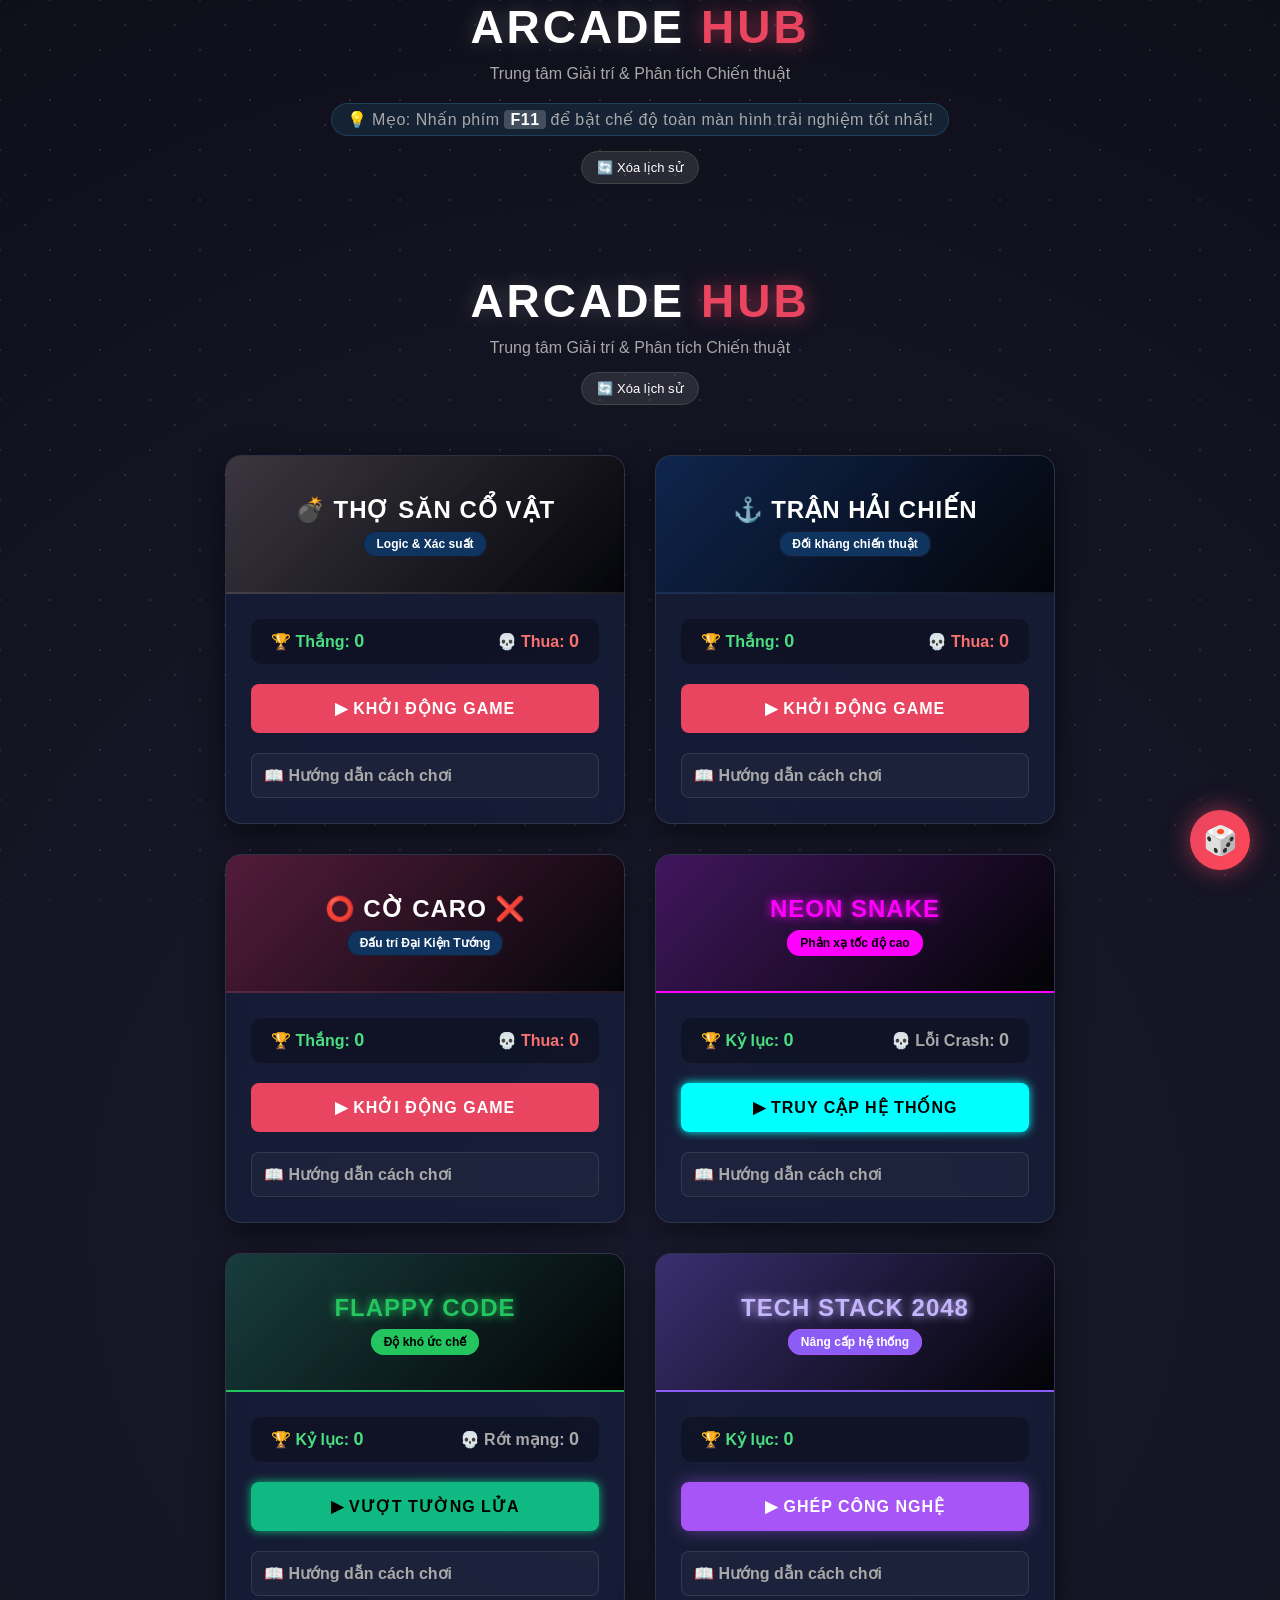
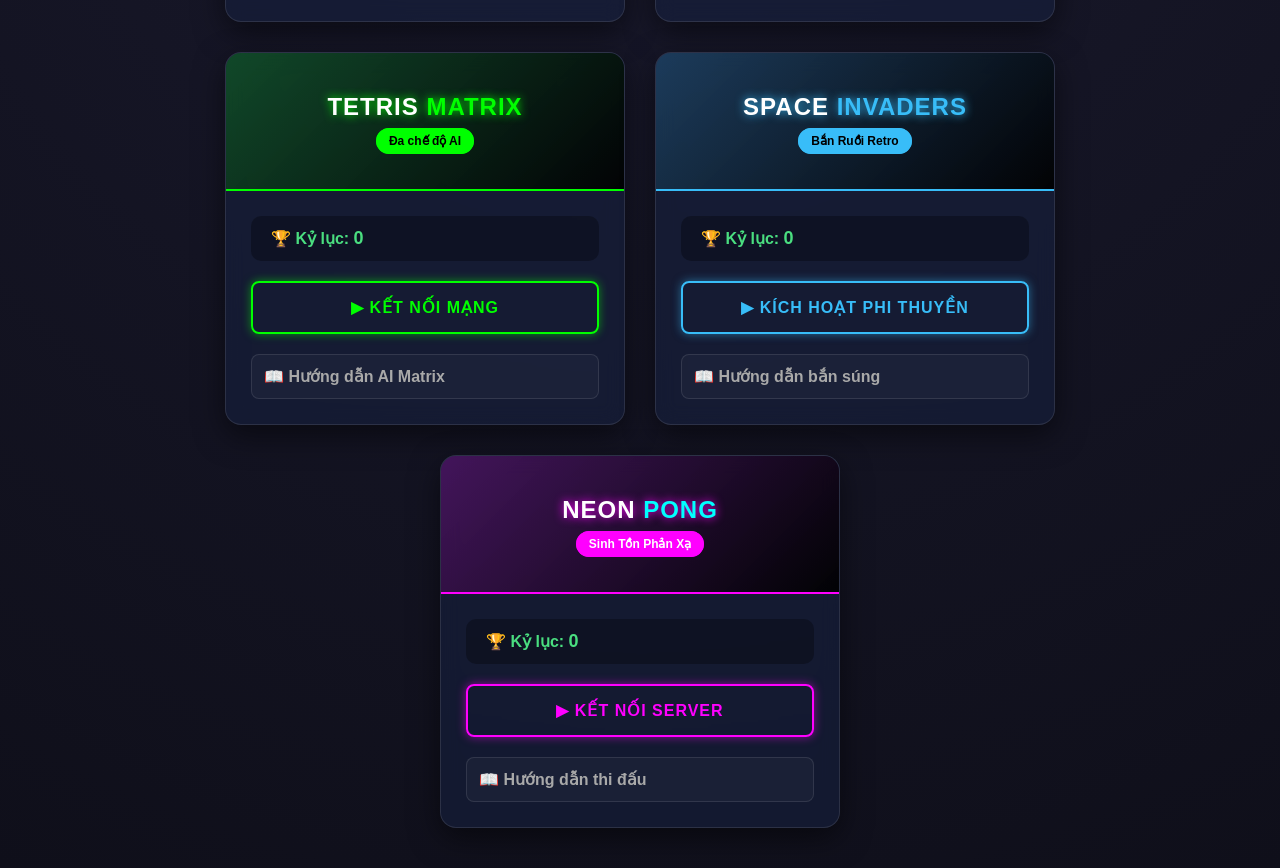
<file: index.html>
<!DOCTYPE html>
<html lang="vi">
<head>
    <meta charset="UTF-8">
    <meta name="viewport" content="width=device-width, initial-scale=1.0">
    <title>Arcade Hub - Game Center</title>
    <link rel="stylesheet" href="css/style.css">
</head>
<header class="hub-header">
            <h1>ARCADE <span>HUB</span></h1>
            <p>Trung tâm Giải trí & Phân tích Chiến thuật</p>
            <!-- Thêm dòng lưu ý nhỏ này -->
            <p class="f11-tip">💡 Mẹo: Nhấn phím <b>F11</b> để bật chế độ toàn màn hình trải nghiệm tốt nhất!</p>
            <br>
            <button class="btn-reset" onclick="resetStats()">🔄 Xóa lịch sử</button>
        </header>
<body>
    <!-- Lớp nền hạt chuyển động -->
    <div class="particles"></div>

    <div class="hub-container">
        <header class="hub-header">
            <h1>ARCADE <span>HUB</span></h1>
            <p>Trung tâm Giải trí & Phân tích Chiến thuật</p>
            <button class="btn-reset" onclick="resetStats()">🔄 Xóa lịch sử</button>
        </header>

        <div class="game-list">
            <!-- THẺ GAME 1: DÒ MÌN -->
            <div class="game-card" onmouseenter="playHover()">
                <div class="card-visual mine-bg">
                    <h2>💣 THỢ SĂN CỔ VẬT</h2>
                    <span class="badge">Logic & Xác suất</span>
                </div>
                <div class="card-body">
                    <!-- Bảng thống kê -->
                    <div class="stats-board">
                        <div class="stat-item win">🏆 Thắng: <span id="mine-w">0</span></div>
                        <div class="stat-item lose">💀 Thua: <span id="mine-l">0</span></div>
                    </div>
                    
                    <a href="domin.html" class="btn-play" onclick="playClick()">▶ KHỞI ĐỘNG GAME</a>
                    
                    <!-- Menu hướng dẫn xổ xuống -->
                    <details class="guide-box">
                        <summary>📖 Hướng dẫn cách chơi</summary>
                        <div class="guide-text">
                            <ul>
                                <li><b>Click Trái:</b> Đào đất. Nếu trúng mìn bạn sẽ thua.</li>
                                <li><b>Click Phải:</b> Cắm cờ vào ô nghi ngờ có mìn.</li>
                                <li><b>Con số:</b> Thể hiện số quả mìn nằm trong 8 ô lân cận nó. Dùng suy luận loại trừ để đào các ô an toàn.</li>
                                <li><b>Trang bị:</b> Sử dụng "Máy dò" để soi trước và "Khiên" để giữ mạng.</li>
                            </ul>
                        </div>
                    </details>
                </div>
            </div>

            <!-- THẺ GAME 2: TÀU CHIẾN -->
            <div class="game-card" onmouseenter="playHover()">
                <div class="card-visual ship-bg">
                    <h2>⚓ TRẬN HẢI CHIẾN</h2>
                    <span class="badge">Đối kháng chiến thuật</span>
                </div>
                <div class="card-body">
                    <!-- Bảng thống kê -->
                    <div class="stats-board">
                        <div class="stat-item win">🏆 Thắng: <span id="ship-w">0</span></div>
                        <div class="stat-item lose">💀 Thua: <span id="ship-l">0</span></div>
                    </div>
                    
                    <a href="tauchien.html" class="btn-play" onclick="playClick()">▶ KHỞI ĐỘNG GAME</a>
                    
                    <!-- Menu hướng dẫn xổ xuống -->
                    <details class="guide-box">
                        <summary>📖 Hướng dẫn cách chơi</summary>
                        <div class="guide-text">
                            <ul>
                                <li><b>Giai đoạn 1:</b> Kéo thả, xoay và sắp xếp 5 con tàu của bạn lên mặt biển. Kẻ địch không thể thấy chúng.</li>
                                <li><b>Giai đoạn 2:</b> Lần lượt nã đạn vào vùng biển của kẻ địch. Trúng (💥), Trượt (💦).</li>
                                <li><b>Điều kiện thắng:</b> Bắn chìm toàn bộ 5 hạm đội của địch trước khi chúng làm điều tương tự với bạn.</li>
                                <li><b>Độ khó Khó:</b> Kẻ địch sẽ dùng toán học Xác suất (Heatmap) để truy lùng bạn!</li>
                            </ul>
                        </div>
                    </details>
                </div>
            </div>
            <!-- THẺ GAME 3: CỜ CARO -->
            <div class="game-card" onmouseenter="playHover()">
                <!-- CSS tạm dùng chung class mine-bg để có màu gradient đen xám -->
                <div class="card-visual mine-bg" style="background: linear-gradient(135deg, rgba(225,29,72,0.3), rgba(0,0,0,0.8));">
                    <h2>⭕ CỜ CARO ❌</h2>
                    <span class="badge">Đấu trí Đại Kiện Tướng</span>
                </div>
                <div class="card-body">
                    <div class="stats-board">
                        <div class="stat-item win">🏆 Thắng: <span id="caro-w">0</span></div>
                        <div class="stat-item lose">💀 Thua: <span id="caro-l">0</span></div>
                    </div>
                    
                    <a href="caro.html" class="btn-play" onclick="playClick()">▶ KHỞI ĐỘNG GAME</a>
                    
                    <details class="guide-box">
                        <summary>📖 Hướng dẫn cách chơi</summary>
                        <div class="guide-text">
                            <ul>
                                <li><b>Luật chơi:</b> Xếp được 5 quân cờ liên tiếp (ngang, dọc, chéo) trước đối thủ sẽ giành chiến thắng.</li>
                                <li><b>Cảnh báo:</b> Chế độ Đại Kiện Tướng có khả năng phân tích nước đi đa chiều, hãy cẩn trọng!</li>
                            </ul>
                        </div>
                    </details>
                </div>
            </div>
            <!-- THẺ GAME 4: NEON SNAKE -->
            <div class="game-card" onmouseenter="playHover()">
                <!-- Màu nền tím đậm phong cách Hacker -->
                <div class="card-visual mine-bg" style="background: linear-gradient(135deg, rgba(240,0,255,0.2), rgba(0,0,0,0.9)); border-bottom-color: #f0f;">
                    <h2 style="color: #f0f; text-shadow: 0 0 10px #f0f;">NEON SNAKE</h2>
                    <span class="badge" style="background: #f0f; color: #000; border-color: #f0f;">Phản xạ tốc độ cao</span>
                </div>
                <div class="card-body">
                    <div class="stats-board">
                        <div class="stat-item win">🏆 Kỷ lục: <span id="snake-hs">0</span></div>
                        <div class="stat-item lose" style="color:#a9a9a9">💀 Lỗi Crash: <span id="snake-cr">0</span></div>
                    </div>
                    
                    <a href="snake.html" class="btn-play" onclick="playClick()" style="background: #0ff; color: #000; box-shadow: 0 0 10px #0ff;">▶ TRUY CẬP HỆ THỐNG</a>
                    
                    <details class="guide-box">
                        <summary>📖 Hướng dẫn cách chơi</summary>
                        <div class="guide-text">
                            <ul>
                                <li><b>Điều khiển:</b> Dùng WASD hoặc phím mũi tên để bẻ lái luồng dữ liệu (Rắn).</li>
                                <li><b>Mục tiêu:</b> Ăn các khối Gói Tin (hồng) để tăng điểm. Ăn càng nhiều, tốc độ chạy càng nhanh.</li>
                                <li><b>Cảnh báo:</b> Đâm vào tường hoặc tự đâm vào đuôi sẽ gây hỏng toàn bộ hệ thống mạng.</li>
                            </ul>
                        </div>
                    </details>
                </div>
            </div>
            <!-- THẺ GAME 5: FLAPPY CODE -->
            <div class="game-card" onmouseenter="playHover()">
                <!-- Màu nền xanh ngọc đậm phong cách Matrix -->
                <div class="card-visual mine-bg" style="background: linear-gradient(135deg, rgba(34,197,94,0.2), rgba(0,0,0,0.9)); border-bottom-color: #22c55e;">
                    <h2 style="color: #22c55e; text-shadow: 0 0 10px #22c55e;">FLAPPY CODE</h2>
                    <span class="badge" style="background: #22c55e; color: #000; border-color: #22c55e;">Độ khó ức chế</span>
                </div>
                <div class="card-body">
                    <div class="stats-board">
                        <div class="stat-item win">🏆 Kỷ lục: <span id="flappy-hs">0</span></div>
                        <div class="stat-item lose" style="color:#a9a9a9">💀 Rớt mạng: <span id="flappy-cr">0</span></div>
                    </div>
                    
                    <a href="flappy.html" class="btn-play" onclick="playClick()" style="background: #10b981; color: #000; box-shadow: 0 0 10px #10b981;">▶ VƯỢT TƯỜNG LỬA</a>
                    
                    <details class="guide-box">
                        <summary>📖 Hướng dẫn cách chơi</summary>
                        <div class="guide-text">
                            <ul>
                                <li><b>Điều khiển:</b> Nhấn phím SPACE, Mũi tên Lên hoặc Click chuột để đẩy luồng code bay lên.</li>
                                <li><b>Mục tiêu:</b> Lách qua các khe hở của Tường lửa (Firewall) màu đỏ.</li>
                                <li><b>Cảnh báo:</b> Trọng lực kéo xuống rất nhanh. Chạm nhẹ vào Tường lửa hoặc chạm sàn/trần nhà = Game Over.</li>
                            </ul>
                        </div>
                    </details>
                </div>
            </div>
            <!-- THẺ GAME 6: TECH STACK 2048 -->
            <div class="game-card" onmouseenter="playHover()">
                <!-- Màu nền Tím Cyberpunk -->
                <div class="card-visual mine-bg" style="background: linear-gradient(135deg, rgba(139,92,246,0.3), rgba(0,0,0,0.9)); border-bottom-color: #8b5cf6;">
                    <h2 style="color: #c4b5fd; text-shadow: 0 0 10px #c4b5fd;">TECH STACK 2048</h2>
                    <span class="badge" style="background: #8b5cf6; color: #fff; border-color: #a855f7;">Nâng cấp hệ thống</span>
                </div>
                <div class="card-body">
                    <div class="stats-board">
                        <div class="stat-item win">🏆 Kỷ lục: <span id="2048-hs">0</span></div>
                    </div>
                    
                    <a href="2048.html" class="btn-play" onclick="playClick()" style="background: #a855f7; color: #fff; box-shadow: 0 0 15px rgba(168,85,247,0.5);">▶ GHÉP CÔNG NGHỆ</a>
                    
                    <details class="guide-box">
                        <summary>📖 Hướng dẫn cách chơi</summary>
                        <div class="guide-text">
                            <ul>
                                <li><b>Thao tác:</b> <b>Kéo thả chuột</b> theo 4 hướng để trượt toàn bộ các khối.</li>
                                <li><b>Luật gộp:</b> Hai khối cùng công nghệ (ví dụ HTML) khi đâm vào nhau sẽ thăng cấp thành công nghệ mới (CSS).</li>
                                <li><b>Bản đồ:</b> Hỗ trợ 5 mức tùy chỉnh. Bản đồ càng nhỏ, càng dễ bị tắc nghẽn bộ nhớ!</li>
                            </ul>
                        </div>
                    </details>
                </div>
            </div>
            <!-- THẺ GAME 7: TETRIS MATRIX -->
            <div class="game-card" onmouseenter="playHover()">
                <!-- Màu nền xanh Hacker -->
                <div class="card-visual mine-bg" style="background: linear-gradient(135deg, rgba(0,255,0,0.2), rgba(0,0,0,0.9)); border-bottom-color: #0f0;">
                    <h2 style="color: #fff; text-shadow: 0 0 10px #0f0;">TETRIS <span style="color:#0f0;">MATRIX</span></h2>
                    <span class="badge" style="background: #0f0; color: #000; border-color: #0f0;">Đa chế độ AI</span>
                </div>
                <div class="card-body">
                    <div class="stats-board">
                        <div class="stat-item win">🏆 Kỷ lục: <span id="tetris-hs">0</span></div>
                    </div>
                    
                    <a href="tetris.html" class="btn-play" onclick="playClick()" style="background: transparent; color: #0f0; border: 2px solid #0f0; box-shadow: 0 0 10px rgba(0,255,0,0.5);">▶ KẾT NỐI MẠNG</a>
                    
                    <details class="guide-box">
                        <summary>📖 Hướng dẫn AI Matrix</summary>
                        <div class="guide-text">
                            <ul>
                                <li><b>Hệ thống AI:</b> Trò chơi này không dùng thuật toán Xổ số ngẫu nhiên. Nó phân tích bề mặt lưới để thả khối "cứu rỗi" khi bạn đang nguy hiểm!</li>
                                <li><b>Chế độ Cổ điển:</b> Dùng W,A,S,D hoặc Mũi tên để xoay, lách và rơi chốt hạ. Rơi liên tục.</li>
                                <li><b>Chế độ 1010 Khay:</b> Cấp 3 khối. Dùng chuột ném chúng vào bàn cờ. Bàn cờ này ăn cả Hàng Dọc lẫn Hàng Ngang!</li>
                            </ul>
                        </div>
                    </details>
                </div>
            </div>
            <!-- THẺ GAME 8: SPACE INVADERS -->
            <div class="game-card" onmouseenter="playHover()">
                <div class="card-visual mine-bg" style="background: linear-gradient(135deg, rgba(56,189,248,0.2), rgba(0,0,0,0.9)); border-bottom-color: #38bdf8;">
                    <h2 style="color: #fff; text-shadow: 0 0 10px #38bdf8;">SPACE <span style="color:#38bdf8;">INVADERS</span></h2>
                    <span class="badge" style="background: #38bdf8; color: #000; border-color: #38bdf8;">Bắn Ruồi Retro</span>
                </div>
                <div class="card-body">
                    <div class="stats-board">
                        <div class="stat-item win">🏆 Kỷ lục: <span id="invaders-hs">0</span></div>
                    </div>
                    
                    <a href="invaders.html" class="btn-play" onclick="playClick()" style="background: transparent; color: #38bdf8; border: 2px solid #38bdf8; box-shadow: 0 0 10px rgba(56,189,248,0.5);">▶ KÍCH HOẠT PHI THUYỀN</a>
                    
                    <details class="guide-box">
                        <summary>📖 Hướng dẫn bắn súng</summary>
                        <div class="guide-text">
                            <ul>
                                <li><b>Thao tác:</b> Dùng phím <b>A/D</b> hoặc <b>Mũi tên</b> để di chuyển ngang, nhấn <b>SPACE</b> để bắn đạn.</li>
                                <li><b>Khiên chắn:</b> Dùng các khối màu xanh lá ở phía dưới để né đạn quái (khiên sẽ bị nát dần khi ăn đạn).</li>
                                <li><b>Quy luật:</b> Càng ít quái còn sống, tốc độ di chuyển và đổ bộ của chúng càng dồn dập!</li>
                            </ul>
                        </div>
                    </details>
                </div>
            </div>
            <!-- THẺ GAME 9: NEON PONG -->
            <div class="game-card" onmouseenter="playHover()">
                <!-- Màu nền Tím - Xanh đặc trưng -->
                <div class="card-visual mine-bg" style="background: linear-gradient(135deg, rgba(255,0,255,0.2), rgba(0,0,0,0.9)); border-bottom-color: #f0f;">
                    <h2 style="color: #fff; text-shadow: 0 0 10px #f0f;">NEON <span style="color:#0ff;">PONG</span></h2>
                    <span class="badge" style="background: #f0f; color: #fff; border-color: #f0f;">Sinh Tồn Phản Xạ</span>
                </div>
                <div class="card-body">
                    <div class="stats-board">
                        <div class="stat-item win">🏆 Kỷ lục: <span id="pong-hs">0</span></div>
                    </div>
                    
                    <a href="pong.html" class="btn-play" onclick="playClick()" style="background: transparent; color: #f0f; border: 2px solid #f0f; box-shadow: 0 0 10px rgba(255,0,255,0.5);">▶ KẾT NỐI SERVER</a>
                    
                    <details class="guide-box">
                        <summary>📖 Hướng dẫn thi đấu</summary>
                        <div class="guide-text">
                            <ul>
                                <li><b>Thao tác:</b> Kéo chuột hoặc dùng W/S để di chuyển ván trượt màu Xanh.</li>
                                <li><b>Ghi điểm:</b> Mỗi lần đỡ bóng thành công +1 điểm. Đánh lừa được AI màu Tím +5 điểm.</li>
                                <li><b>Vật lý:</b> Đỡ bóng ở rìa ván trượt sẽ tạo ra các cú nảy chéo góc cực hiểm. Bóng sẽ ngày càng tăng tốc!</li>
                            </ul>
                        </div>
                    </details>
                </div>
            </div>
        </div>
    </div>

    <!-- JS Xử lý Thống kê & m thanh -->
    <script>
        // 1. Tải Dữ liệu từ LocalStorage
function loadStats() {
    document.getElementById('mine-w').innerText = localStorage.getItem('mine_win') || 0;
    document.getElementById('mine-l').innerText = localStorage.getItem('mine_lose') || 0;
    document.getElementById('ship-w').innerText = localStorage.getItem('ship_win') || 0;
    document.getElementById('ship-l').innerText = localStorage.getItem('ship_lose') || 0;
    document.getElementById('caro-w').innerText = localStorage.getItem('caro_win') || 0;
    document.getElementById('caro-l').innerText = localStorage.getItem('caro_lose') || 0;
    document.getElementById('snake-hs').innerText = localStorage.getItem('snake_hs') || 0;
    document.getElementById('snake-cr').innerText = localStorage.getItem('snake_crashes') || 0;
    document.getElementById('flappy-hs').innerText = localStorage.getItem('flappy_hs') || 0;
    document.getElementById('flappy-cr').innerText = localStorage.getItem('flappy_crashes') || 0;
    document.getElementById('2048-hs').innerText = localStorage.getItem('tech2048_hs') || 0;
    document.getElementById('tetris-hs').innerText = localStorage.getItem('tetris_hs') || 0;
    document.getElementById('invaders-hs').innerText = localStorage.getItem('invaders_hs') || 0;
    document.getElementById('pong-hs').innerText = localStorage.getItem('pong_hs') || 0;
}

        // 2. Xóa Dữ liệu
        function resetStats() {
            if(confirm('Bạn có chắc muốn xóa toàn bộ thành tích?')) {
                localStorage.clear();
                loadStats();
            }
        }

        // 3. m thanh Web Audio API
        const audioCtx = new (window.AudioContext || window.webkitAudioContext)();
        function playHover() {
            if (audioCtx.state === 'suspended') audioCtx.resume();
            const osc = audioCtx.createOscillator();
            const gain = audioCtx.createGain();
            osc.connect(gain); gain.connect(audioCtx.destination);
            
            osc.type = 'sine'; osc.frequency.setValueAtTime(400, audioCtx.currentTime);
            gain.gain.setValueAtTime(0.05, audioCtx.currentTime);
            gain.gain.exponentialRampToValueAtTime(0.01, audioCtx.currentTime + 0.1);
            osc.start(); osc.stop(audioCtx.currentTime + 0.1);
        }

        function playClick() {
            if (audioCtx.state === 'suspended') audioCtx.resume();
            const osc = audioCtx.createOscillator();
            const gain = audioCtx.createGain();
            osc.connect(gain); gain.connect(audioCtx.destination);
            
            osc.type = 'square'; osc.frequency.setValueAtTime(600, audioCtx.currentTime);
            osc.frequency.exponentialRampToValueAtTime(100, audioCtx.currentTime + 0.2);
            gain.gain.setValueAtTime(0.1, audioCtx.currentTime);
            gain.gain.linearRampToValueAtTime(0, audioCtx.currentTime + 0.2);
            osc.start(); osc.stop(audioCtx.currentTime + 0.2);
        }

        // Khởi động
        loadStats();
    </script>
    <!-- MODAL XÚC XẮC NGẪU NHIÊN -->
    <div id="dice-modal" class="dice-modal">
        <div class="dice-content">
            <span class="close-modal" onclick="closeDiceModal()">&times;</span>
            <div class="dice-icon-anim">🎲</div>
            <h2>HỆ THỐNG ĐANG CHỌN NGẪU NHIÊN...</h2>
            <div id="random-game-display" class="random-display">ĐANG TÌM TRÒ CHƠI...</div>
            <div class="dice-actions">
                <button class="btn-reroll" onclick="startDiceSpin()">🎲 QUAY LẠI</button>
                <!-- Đổi từ thẻ button sang thẻ a để chuyển hướng trang mượt mà -->
                <a id="btn-accept-game" class="btn-play-now" href="#">▶ VÀO CHƠI NGAY</a>
            </div>
        </div>
    </div>

    <!-- NÚT XÚC XẮC NỔI (FLOATING DICE BUTTON) -->
    <button class="floating-dice-btn" onclick="openDiceModal()" title="Chọn game ngẫu nhiên!">
        🎲
    </button>
    <script>
        // Danh sách toàn bộ các trò chơi trong Hub
const hubGames = [
    { name: "💣 Thợ Săn Cổ Vật (Dò Mìn)", url: "domin.html" },
    { name: "⚓ Trận Hải Chiến (Bắn Tàu)", url: "tauchien.html" },
    { name: "⭕ Cờ Caro (AI Đại Kiện Tướng)", url: "caro.html" },
    { name: "🐍 Neon Snake (Rắn Săn Mồi)", url: "snake.html" },
    { name: "🚀 Flappy Code (Vượt Tường Lửa)", url: "flappy.html" },
    { name: "🧠 Tech Stack 2048", url: "2048.html" },
    { name: "💻 Tetris Matrix", url: "tetris.html" },
    { name: "👾 Space Invaders (Bắn Ruồi)", url: "invaders.html" },
    { name: "🏓 Neon Pong (Hồi Báo)", url: "pong.html" }
];

let spinInterval = null;

function openDiceModal() {
    document.getElementById('dice-modal').style.display = 'flex';
    startDiceSpin();
}

function closeDiceModal() {
    document.getElementById('dice-modal').style.display = 'none';
    if(spinInterval) clearInterval(spinInterval);
}

function startDiceSpin() {
    if(spinInterval) clearInterval(spinInterval);
    
    let displayBox = document.getElementById('random-game-display');
    let playBtn = document.getElementById('btn-accept-game');
    playBtn.style.pointerEvents = 'none';
    playBtn.style.opacity = '0.5';
    
    let counter = 0;
    // Hiệu ứng nhấp nháy tên game liên tục trong 1.2 giây
    spinInterval = setInterval(() => {
        let randomIndex = Math.floor(Math.random() * hubGames.length);
        displayBox.innerText = hubGames[randomIndex].name;
        
        // Âm thanh lắc xúc xắc giả lập
        if(counter % 3 === 0) playHover();
        
        counter++;
        if (counter > 15) { // Dừng lại sau 15 lần đổi
            clearInterval(spinInterval);
            let finalGame = hubGames[Math.floor(Math.random() * hubGames.length)];
            displayBox.innerText = finalGame.name;
            playBtn.href = finalGame.url;
            playBtn.style.pointerEvents = 'auto';
            playBtn.style.opacity = '1';
            
            // Âm thanh chốt kết quả
            playClick();
        }
    }, 80);
}
    </script>
</body>
</html>
</file>
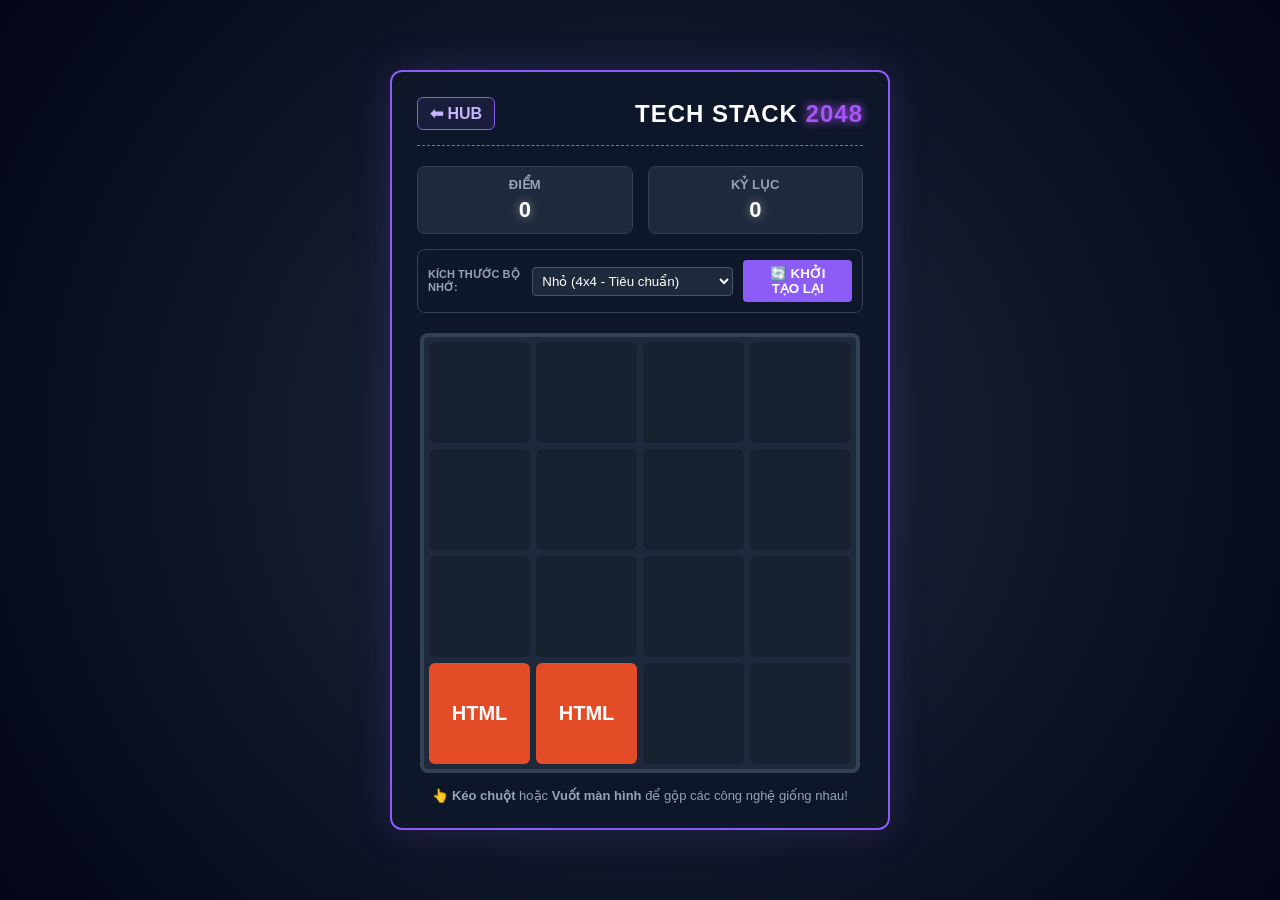
<file: 2048.html>
<!DOCTYPE html>
<html lang="vi">
<head>
    <meta charset="UTF-8">
    <title>Tech Stack 2048 - Nâng cấp hệ thống</title>
    <link rel="stylesheet" href="css/2048.css">
</head>
<body>
    <div class="particles"></div>

    <div class="game-wrapper">
        <div class="header">
            <a href="index.html" class="btn-back">⬅ HUB</a>
            <h1>TECH STACK <span>2048</span></h1>
        </div>
        
        <div class="controls-panel">
            <div class="score-container">
                <div class="score-box">ĐIỂM<br><span id="current-score">0</span></div>
                <div class="score-box">KỶ LỤC<br><span id="high-score">0</span></div>
            </div>
            
            <div class="mode-selector">
                <label>KÍCH THƯỚC BỘ NHỚ:</label>
                <select id="grid-size" onchange="changeGridSize()">
                    <option value="3">Siêu nhỏ (3x3 - Địa ngục)</option>
                    <option value="4" selected>Nhỏ (4x4 - Tiêu chuẩn)</option>
                    <option value="5">Trung bình (5x5 - Thoải mái)</option>
                    <option value="6">To (6x6 - Dư dả)</option>
                    <option value="8">Siêu to (8x8 - Server lớn)</option>
                </select>
                <button id="btn-restart" onclick="initGame()">🔄 KHỞI TẠO LẠI</button>
            </div>
        </div>

        <div class="canvas-container">
            <!-- Bàn cờ sẽ lắng nghe sự kiện vuốt/kéo chuột -->
            <div id="game-board" class="board"></div>
            
            <div id="game-overlay" class="overlay" style="display: none;">
                <h2 id="overlay-text">SYSTEM OVERLOAD</h2>
                <button onclick="initGame()">🚀 REBOOT</button>
            </div>
        </div>
        
        <div class="controls-hint">
            👆 <b>Kéo chuột</b> hoặc <b>Vuốt màn hình</b> để gộp các công nghệ giống nhau!
        </div>
    </div>
    <script src="js/2048.js"></script>
</body>
</html>
</file>
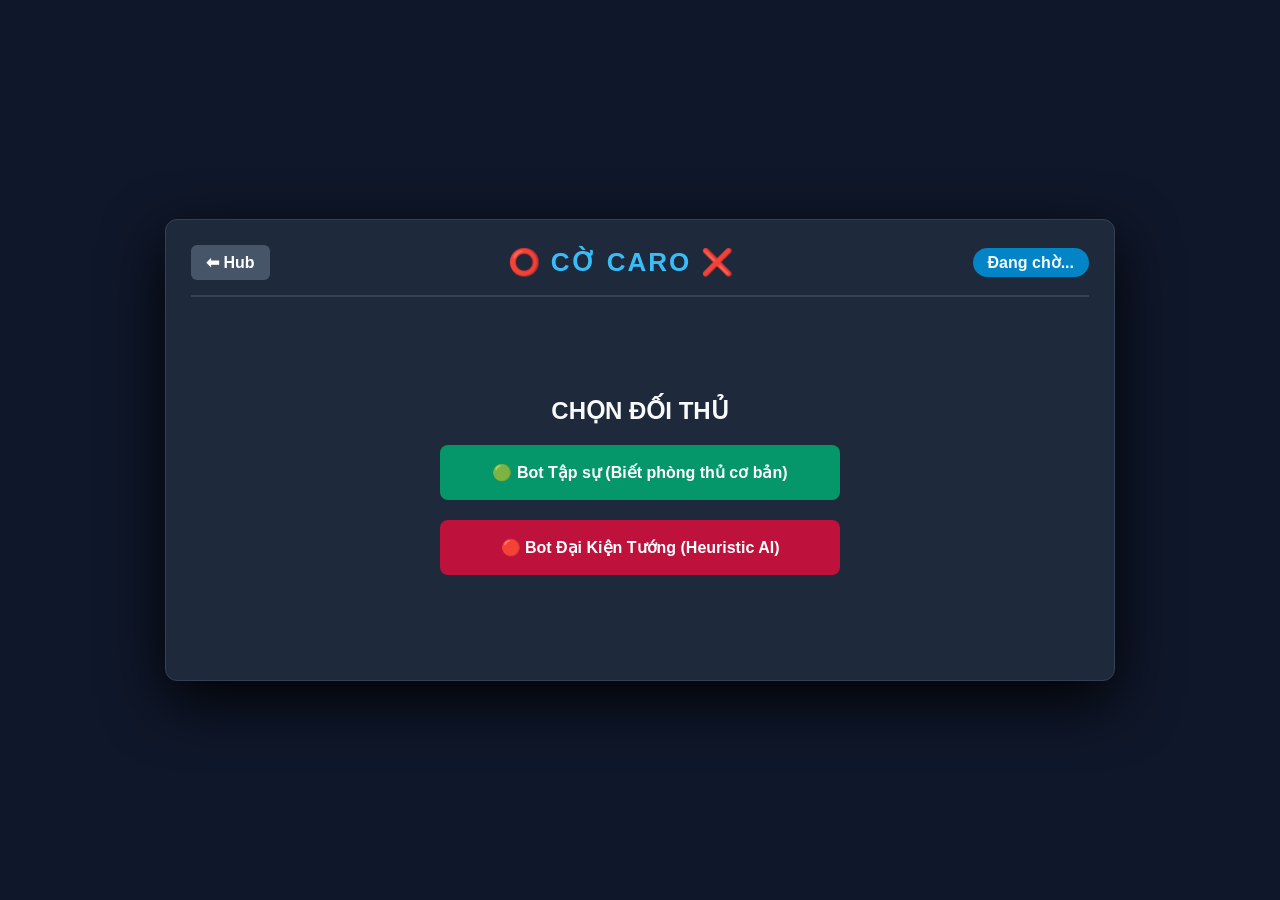
<file: caro.html>
<!DOCTYPE html>
<html lang="vi">
<head>
    <meta charset="UTF-8">
    <title>Cờ Caro - Trí tuệ AI</title>
    <link rel="stylesheet" href="css/caro.css">
</head>
<body>
    <div class="game-wrapper">
        <div class="header">
            <a href="index.html" class="btn-back">⬅ Hub</a>
            <h1>⭕ CỜ CARO ❌</h1>
            <div class="header-controls">
                <span id="turn-indicator" class="turn-box">Đang chờ...</span>
            </div>
        </div>

        <div id="menu-screen" class="menu-screen">
            <h2>CHỌN ĐỐI THỦ</h2>
            <button class="btn-mode easy" onclick="startGame('EASY')">🟢 Bot Tập sự (Biết phòng thủ cơ bản)</button>
            <button class="btn-mode hard" onclick="startGame('HARD')">🔴 Bot Đại Kiện Tướng (Heuristic AI)</button>
        </div>

        <div id="game-screen" class="game-screen" style="display: none;">
            <div class="layout-container">
                <!-- BÀN CỜ -->
                <div class="board-area">
                    <div id="board" class="board"></div>
                </div>

                <!-- BẢNG ĐIỀU KHIỂN -->
                <div class="sidebar">
                    <h3 class="title-panel">THÔNG TIN TRẬN ĐẤU</h3>
                    <div class="player-info">
                        <div class="p-card">
                            <span class="symbol x">❌</span>
                            <span class="name">BẠN</span>
                        </div>
                        <div class="vs">VS</div>
                        <div class="p-card">
                            <span class="symbol o">⭕</span>
                            <span class="name">AI BOT</span>
                        </div>
                    </div>
                    
                    <button id="btn-restart" class="btn-action">🔄 Chơi ván mới</button>
                    
                    <div class="history-log">
                        <div class="log-header">📜 Phân tích nước đi</div>
                        <div id="log-content" class="log-content"></div>
                    </div>
                </div>
            </div>
        </div>
    </div>
    <script src="js/caro.js"></script>
</body>
</html>
</file>
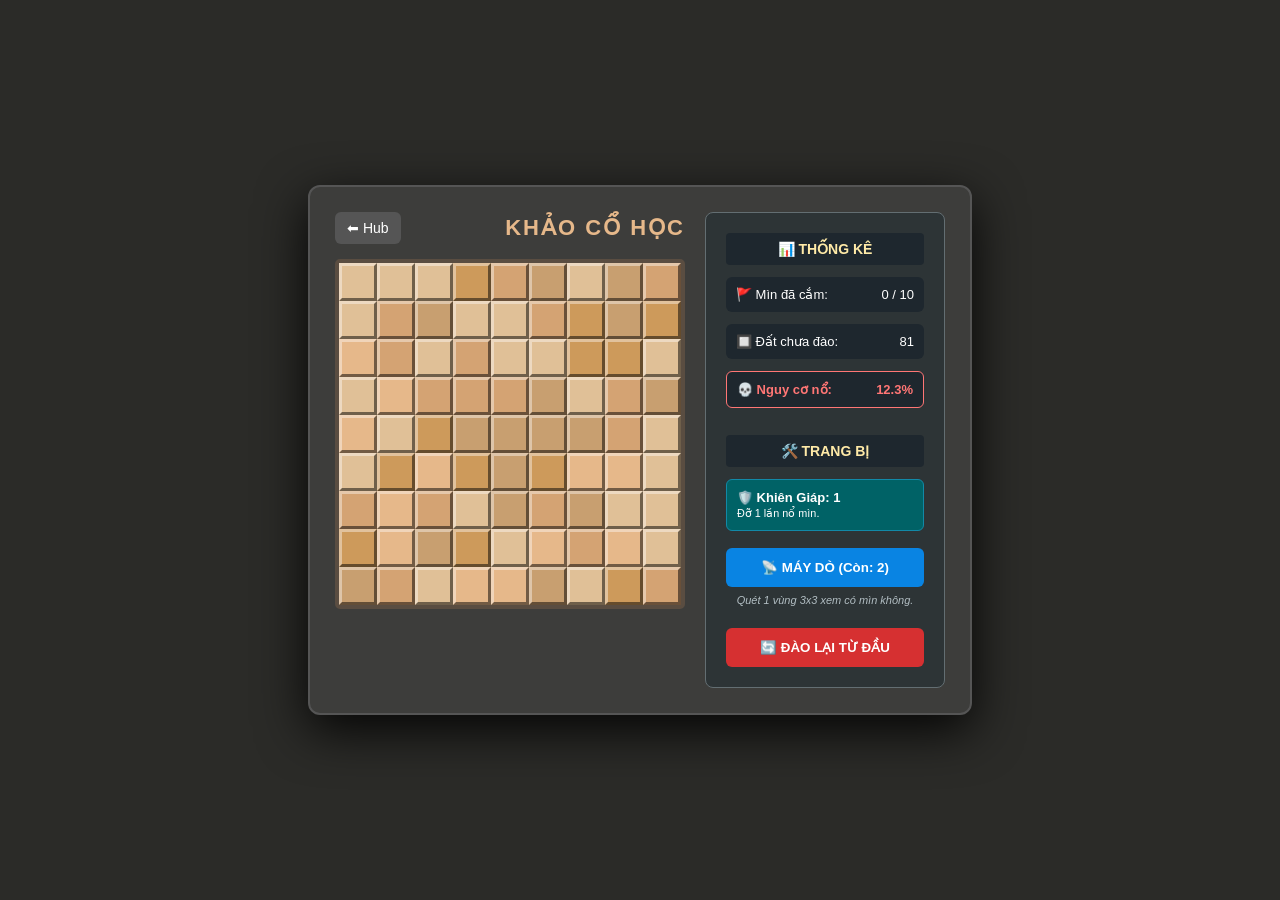
<file: domin.html>
<!DOCTYPE html>
<html lang="vi">
<head>
    <meta charset="UTF-8">
    <title>Thợ Săn Cổ Vật - Minesweeper</title>
    <link rel="stylesheet" href="css/domin.css">
</head>
<body>
    <div class="game-wrapper">
        <!-- CỘT TRÁI: BÀN CỜ -->
        <div class="main-board">
            <div class="header">
                <a href="index.html" class="btn-back">⬅ Hub</a>
                <h1>KHẢO CỔ HỌC</h1>
            </div>
            <div id="board" class="board"></div>
        </div>

        <!-- CỘT PHẢI: BẢNG ĐIỀU KHIỂN -->
        <div class="sidebar">
            <h3>📊 THỐNG KÊ</h3>
            <div class="stat-box">
                <span class="stat-label">🚩 Mìn đã cắm:</span>
                <span class="stat-value" id="ui-flags">0 / 10</span>
            </div>
            <div class="stat-box">
                <span class="stat-label">🔲 Đất chưa đào:</span>
                <span class="stat-value" id="ui-unrevealed">81</span>
            </div>
            <div class="stat-box highlight">
                <span class="stat-label">💀 Nguy cơ nổ:</span>
                <span class="stat-value" id="ui-prob">12.3%</span>
            </div>

            <!-- KHU VỰC KỸ NĂNG MỚI (POWER-UPS) -->
            <h3 style="margin-top: 15px;">🛠️ TRANG BỊ</h3>
            <div class="skill-box">
                <div class="skill-desc">
                    <strong>🛡️ Khiên Giáp: <span id="ui-armor">1</span></strong>
                    <br><small>Đỡ 1 lần nổ mìn.</small>
                </div>
            </div>
            <button id="btnScan" class="btn-skill">
                📡 MÁY DÒ (Còn: <span id="ui-scans">2</span>)
            </button>
            <small class="scan-hint">Quét 1 vùng 3x3 xem có mìn không.</small>
            
            <button id="btnReset" class="btn-neon">🔄 ĐÀO LẠI TỪ ĐẦU</button>
        </div>
    </div>
    <script src="js/domin.js"></script>
</body>
</html>
</file>
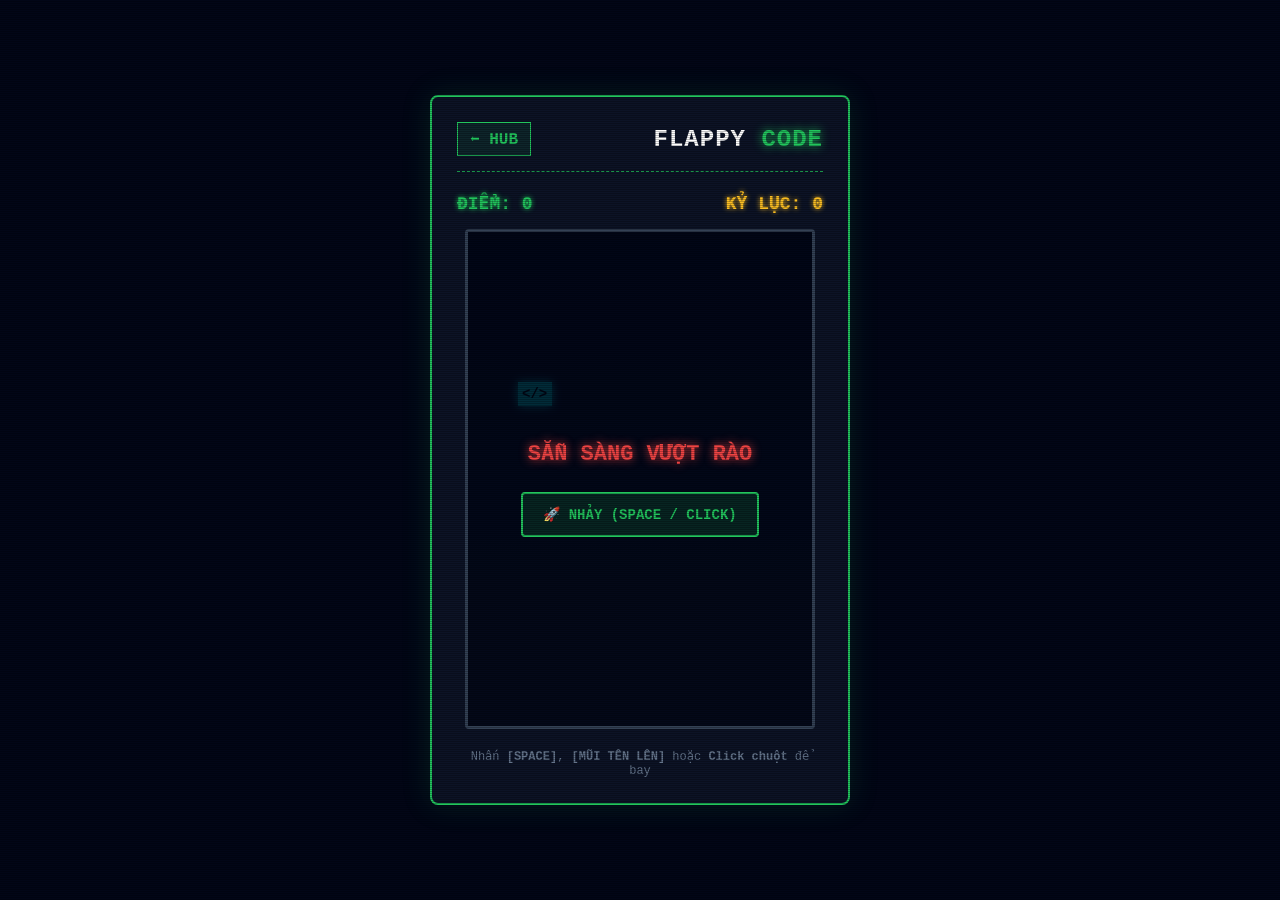
<file: flappy.html>
<!DOCTYPE html>
<html lang="vi">
<head>
    <meta charset="UTF-8">
    <title>Flappy Code: Vượt Tường Lửa</title>
    <link rel="stylesheet" href="css/flappy.css">
</head>
<body>
    <div class="crt-overlay"></div>

    <div class="game-wrapper">
        <div class="header">
            <a href="index.html" class="btn-back">⬅ HUB</a>
            <h1>FLAPPY <span>CODE</span></h1>
        </div>
        
        <div class="stats-panel">
            <div class="score-box">ĐIỂM: <span id="current-score">0</span></div>
            <div class="score-box high">KỶ LỤC: <span id="high-score">0</span></div>
        </div>
        
        <div class="canvas-container">
            <!-- Canvas dạng dọc phù hợp với Flappy Bird -->
            <canvas id="gameCanvas" width="350" height="500"></canvas>
            
            <div id="game-overlay" class="overlay">
                <h2 id="overlay-text">SẴN SÀNG VƯỢT RÀO</h2>
                <button id="btn-start">🚀 NHẢY (SPACE / CLICK)</button>
            </div>
        </div>
        
        <div class="controls-hint">
            Nhấn <b>[SPACE]</b>, <b>[MŨI TÊN LÊN]</b> hoặc <b>Click chuột</b> để bay
        </div>
    </div>
    <script src="js/flappy.js"></script>
</body>
</html>
</file>
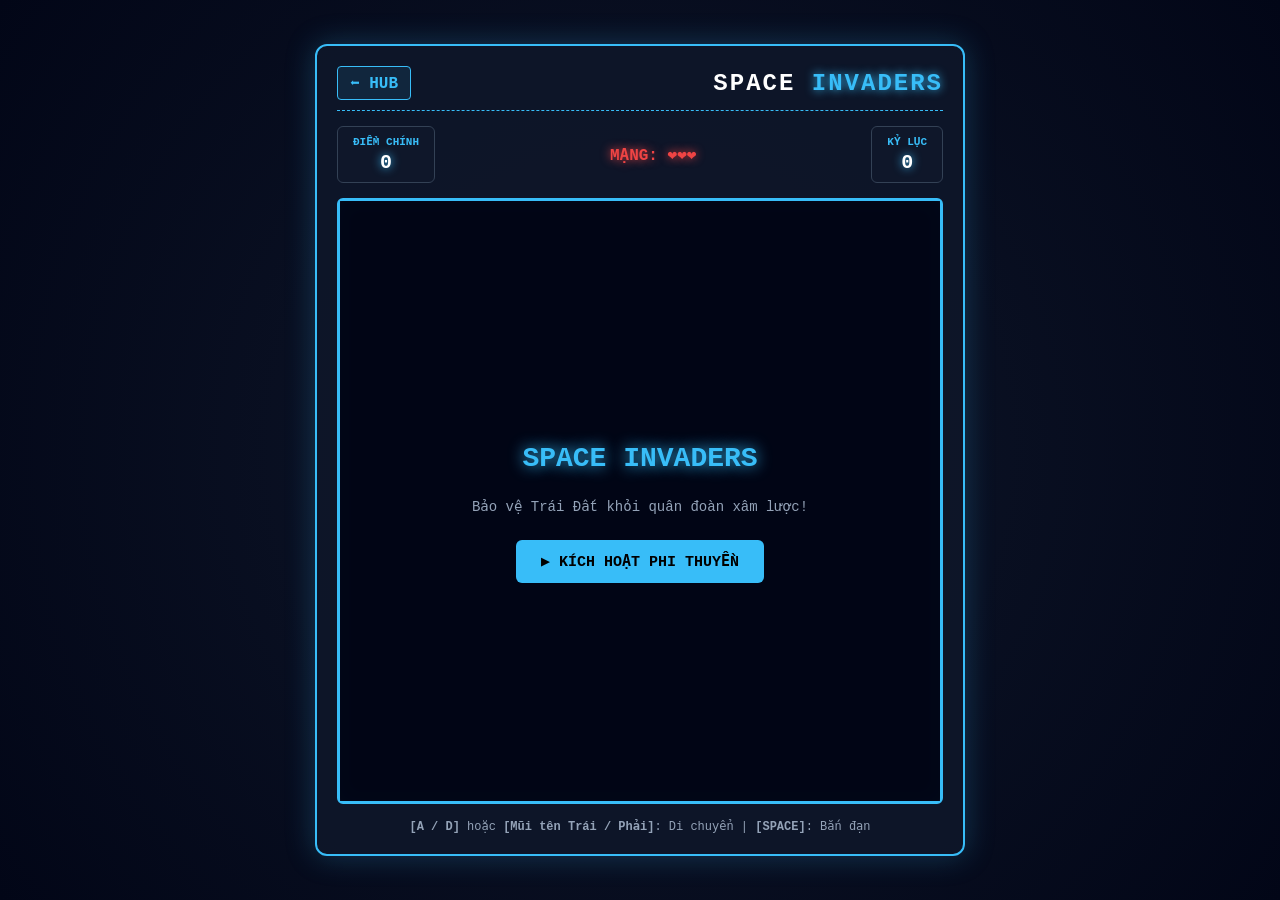
<file: invaders.html>
<!DOCTYPE html>
<html lang="vi">
<head>
    <meta charset="UTF-8">
    <meta name="viewport" content="width=device-width, initial-scale=1.0">
    <title>Space Invaders - Bắn Ruồi Cổ Điển</title>
    <link rel="stylesheet" href="css/invaders.css">
</head>
<body>
    <div class="stars-bg"></div>

    <div class="game-wrapper">
        <div class="header">
            <a href="index.html" class="btn-back">⬅ HUB</a>
            <h1>SPACE <span>INVADERS</span></h1>
        </div>
        
        <div class="controls-panel">
            <div class="score-box">ĐIỂM CHÍNH<br><span id="current-score" class="neon-text">0</span></div>
            <div class="lives-box">MẠNG: <span id="lives-display">❤️❤️❤️</span></div>
            <div class="score-box">KỶ LỤC<br><span id="high-score" class="neon-text">0</span></div>
        </div>

        <div class="board-container">
            <canvas id="gameCanvas" width="600" height="600"></canvas>
            
            <div id="game-overlay" class="overlay">
                <h2 id="overlay-title">SPACE INVADERS</h2>
                <p id="overlay-msg">Bảo vệ Trái Đất khỏi quân đoàn xâm lược!</p>
                <button id="btn-start" onclick="initGame()">▶ KÍCH HOẠT PHI THUYỀN</button>
            </div>
        </div>
        
        <div class="controls-hint">
            <b>[A / D]</b> hoặc <b>[Mũi tên Trái / Phải]</b>: Di chuyển | <b>[SPACE]</b>: Bắn đạn
        </div>
    </div>

    <script src="js/invaders.js"></script>
</body>
</html>
</file>
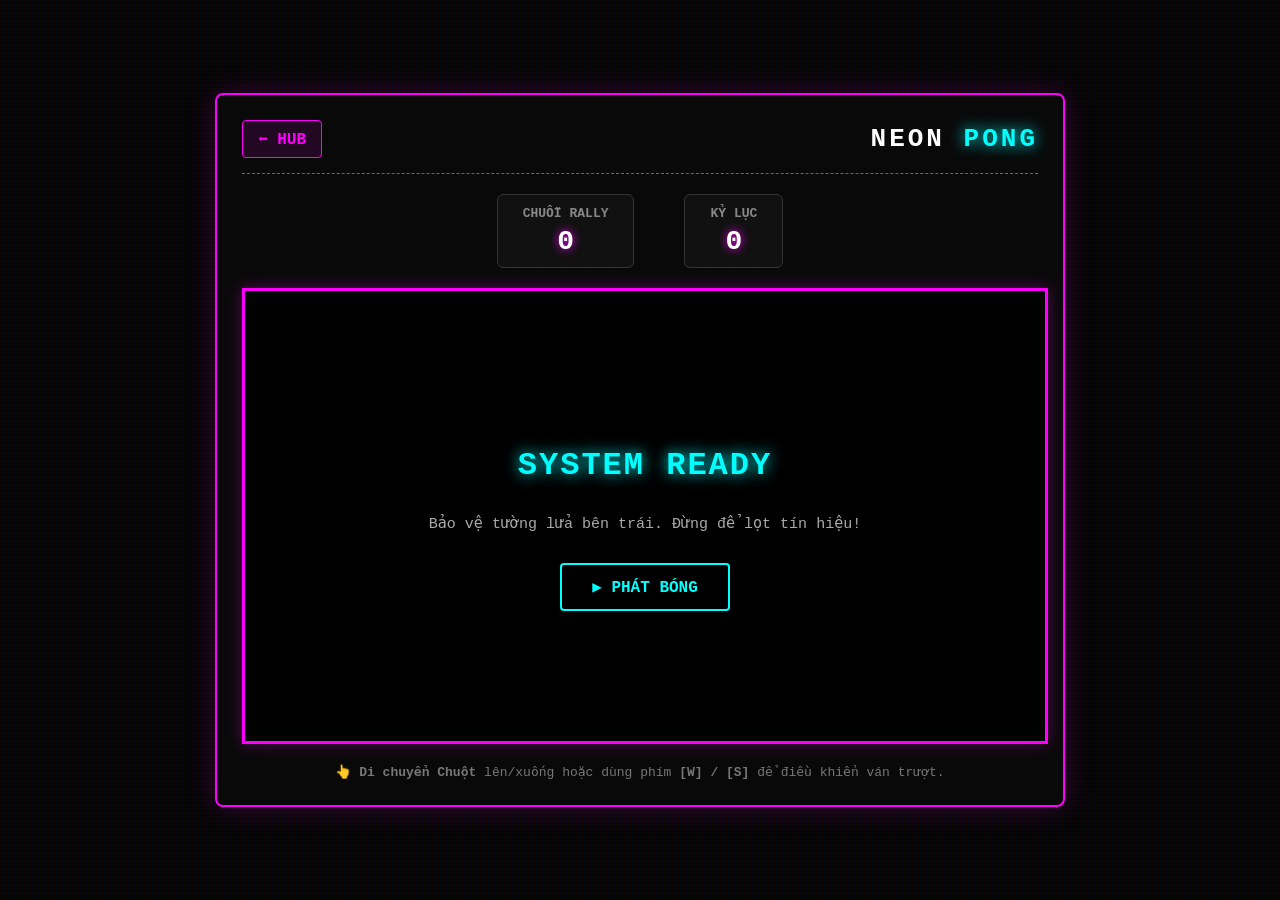
<file: pong.html>
<!DOCTYPE html>
<html lang="vi">
<head>
    <meta charset="UTF-8">
    <title>Neon Pong - Hồi Báo Tín Hiệu</title>
    <link rel="stylesheet" href="css/pong.css">
</head>
<body>
    <div class="scanlines"></div>

    <div class="game-wrapper">
        <div class="header">
            <a href="index.html" class="btn-back">⬅ HUB</a>
            <h1>NEON <span>PONG</span></h1>
        </div>
        
        <div class="controls-panel">
            <div class="score-box">CHUỖI RALLY<br><span id="current-score" class="neon-text">0</span></div>
            <div class="score-box">KỶ LỤC<br><span id="high-score" class="neon-text">0</span></div>
        </div>

        <div class="board-container">
            <canvas id="gameCanvas" width="800" height="450"></canvas>
            
            <div id="game-overlay" class="overlay">
                <h2 id="overlay-title">SYSTEM READY</h2>
                <p id="overlay-msg">Bảo vệ tường lửa bên trái. Đừng để lọt tín hiệu!</p>
                <button id="btn-start" onclick="initGame()">▶ PHÁT BÓNG</button>
            </div>
        </div>
        
        <div class="controls-hint">
            👆 <b>Di chuyển Chuột</b> lên/xuống hoặc dùng phím <b>[W] / [S]</b> để điều khiển ván trượt.
        </div>
    </div>
    <script src="js/pong.js"></script>
</body>
</html>
</file>
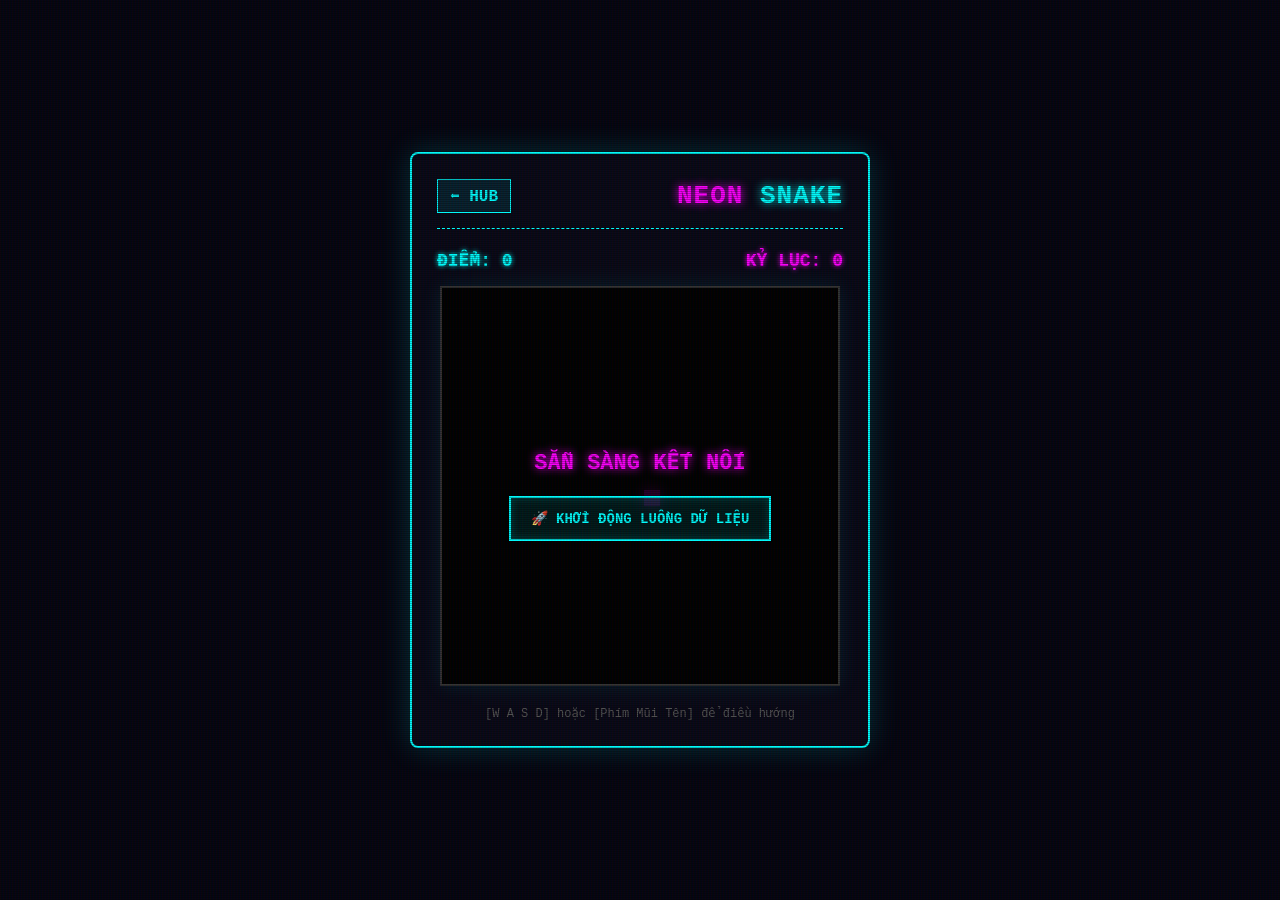
<file: snake.html>
<!DOCTYPE html>
<html lang="vi">
<head>
    <meta charset="UTF-8">
    <title>Cyber Snake: Data Runner</title>
    <link rel="stylesheet" href="css/snake.css">
</head>
<body>
    <!-- Lớp lưới nhiễu màn hình CRT (Scanline) -->
    <div class="crt-overlay"></div>

    <div class="game-wrapper">
        <div class="header">
            <a href="index.html" class="btn-back">⬅ HUB</a>
            <h1>NEON <span>SNAKE</span></h1>
        </div>
        
        <div class="stats-panel">
            <div class="score-box">ĐIỂM: <span id="current-score">0</span></div>
            <div class="score-box high">KỶ LỤC: <span id="high-score">0</span></div>
        </div>
        
        <div class="canvas-container">
            <!-- Canvas là nơi vẽ Rắn chuyển động 60fps -->
            <canvas id="gameCanvas" width="400" height="400"></canvas>
            
            <div id="game-overlay" class="overlay">
                <h2 id="overlay-text">SẴN SÀNG KẾT NỐI</h2>
                <button id="btn-start">🚀 KHỞI ĐỘNG LUỒNG DỮ LIỆU</button>
            </div>
        </div>
        
        <div class="controls-hint">
            [W A S D] hoặc [Phím Mũi Tên] để điều hướng
        </div>
    </div>
    <script src="js/snake.js"></script>
</body>
</html>
</file>
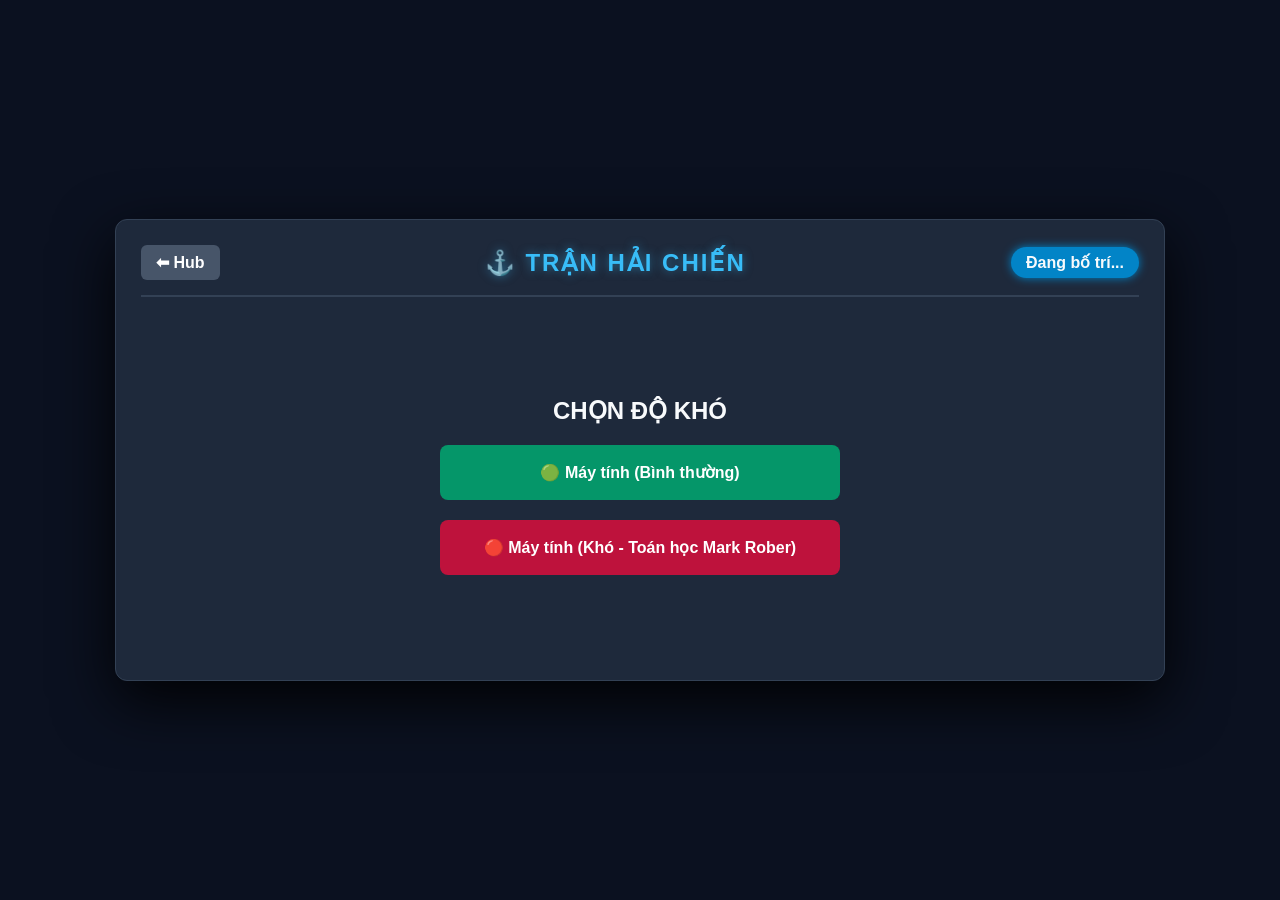
<file: tauchien.html>
<!DOCTYPE html>
<html lang="vi">
<head>
    <meta charset="UTF-8">
    <title>Bắn Tàu - Battleship 2.0</title>
    <link rel="stylesheet" href="css/tauchien.css">
</head>
<body>
    <div class="game-wrapper">
        <div class="header">
            <a href="index.html" class="btn-back">⬅ Hub</a>
            <h1>⚓ TRẬN HẢI CHIẾN</h1>
            <div class="header-controls">
                <span id="turn-indicator" class="turn-box">Đang bố trí...</span>
                <button id="btn-restart" class="btn-restart" style="display: none;">🔄 Chơi Lại</button>
            </div>
        </div>

        <!-- MÀN HÌNH MENU -->
        <div id="menu-screen" class="menu-screen">
            <h2>CHỌN ĐỘ KHÓ</h2>
            <button class="btn-mode normal" onclick="initSetup('NORMAL')">🟢 Máy tính (Bình thường)</button>
            <button class="btn-mode hard" onclick="initSetup('HARD')">🔴 Máy tính (Khó - Toán học Mark Rober)</button>
        </div>

        <!-- MÀN HÌNH GAME -->
        <div id="game-screen" class="game-screen" style="display: none;">
            <div class="layout-container">
                
                <!-- CỘT TRÁI: NGƯỜI CHƠI -->
                <div class="player-area">
                    <h3 class="title-green">VÙNG BIỂN CỦA BẠN</h3>
                    
                    <!-- Vùng chứa bảng + Tọa độ -->
                    <div class="board-wrapper">
                        <div class="coord-top"><span>1</span><span>2</span><span>3</span><span>4</span><span>5</span><span>6</span><span>7</span><span>8</span><span>9</span><span>10</span></div>
                        <div class="coord-left"><span>A</span><span>B</span><span>C</span><span>D</span><span>E</span><span>F</span><span>G</span><span>H</span><span>I</span><span>J</span></div>
                        <div id="player-board" class="board relative-board"></div>
                    </div>

                    <!-- BẾN CẢNG (DOCK) -->
                    <div id="ship-dock" class="dock">
                        <p class="guide-text">💡 Kéo để thả. Click vào tàu để Xoay. Có thể di chuyển tàu đã đặt.</p>
                        <div class="dock-container">
                            <!-- Các tàu được thiết kế riêng -->
                            <div class="ship-drag carrier" draggable="true" id="ship-5" data-len="5" data-dir="0" data-type="carrier" style="--len: 5;"></div>
                            <div class="ship-drag battleship" draggable="true" id="ship-4" data-len="4" data-dir="0" data-type="battleship" style="--len: 4;"></div>
                            <div class="ship-drag cruiser" draggable="true" id="ship-3" data-len="3" data-dir="0" data-type="cruiser" style="--len: 3;"></div>
                            <div class="ship-drag submarine" draggable="true" id="ship-2" data-len="3" data-dir="0" data-type="submarine" style="--len: 3;"></div>
                            <div class="ship-drag destroyer" draggable="true" id="ship-1" data-len="2" data-dir="0" data-type="destroyer" style="--len: 2;"></div>
                        </div>
                        <div class="dock-actions">
                            <button id="btn-auto-place" class="btn-sub">🎲 Xếp tự động</button>
                            <button id="btn-start-battle" class="btn-action" disabled>🔥 BẮT ĐẦU</button>
                        </div>
                    </div>
                </div>

                <!-- CỘT PHẢI: KẺ ĐỊCH -->
                <div class="enemy-area">
                    <h3 class="title-red">VÙNG BIỂN KẺ ĐỊCH</h3>
                    
                    <div class="board-wrapper">
                        <div class="coord-top"><span>1</span><span>2</span><span>3</span><span>4</span><span>5</span><span>6</span><span>7</span><span>8</span><span>9</span><span>10</span></div>
                        <div class="coord-left"><span>A</span><span>B</span><span>C</span><span>D</span><span>E</span><span>F</span><span>G</span><span>H</span><span>I</span><span>J</span></div>
                        <div id="enemy-board" class="board disabled-board"></div>
                    </div>

                    <!-- BẢNG LỊCH SỬ NƯỚC ĐI -->
                    <div class="history-log">
                        <div class="log-header">📜 Nhật ký tác chiến</div>
                        <div id="log-content" class="log-content"></div>
                        <div class="ship-status">
                            <span>Tàu địch còn: <b id="enemy-ships-left">5</b></span> | 
                            <span>Tàu bạn còn: <b id="player-ships-left">5</b></span>
                        </div>
                    </div>
                </div>

            </div>
        </div>
    </div>
    <script src="js/tauchien.js"></script>
</body>
</html>
</file>
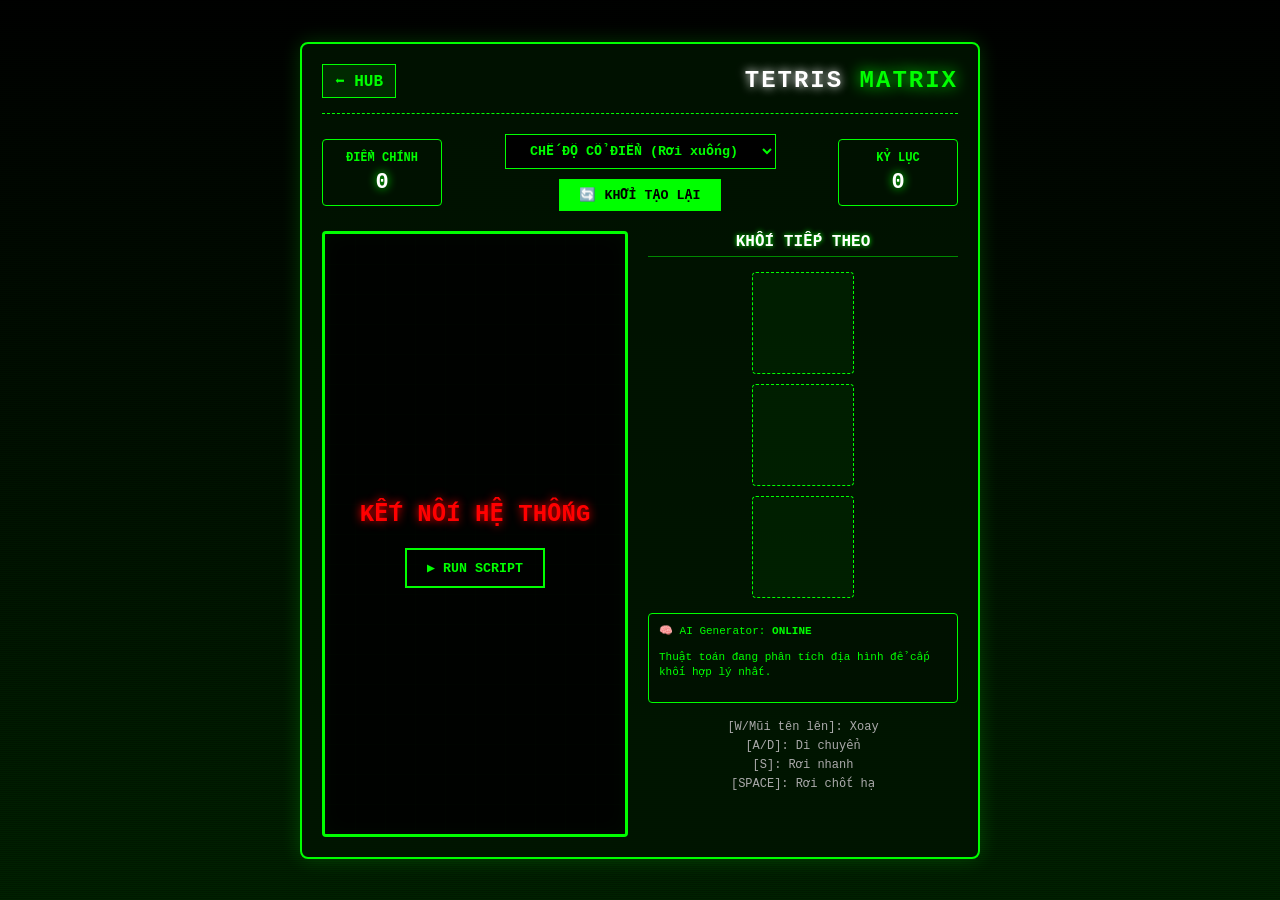
<file: tetris.html>
<!DOCTYPE html>
<html lang="vi">
<head>
    <meta charset="UTF-8">
    <title>Tetris Matrix - Giao thức xếp khối</title>
    <link rel="stylesheet" href="css/tetris.css">
</head>
<body>
    <!-- Nền mưa ma trận (Matrix Rain) -->
    <div class="matrix-bg" id="matrix-bg"></div>

    <div class="game-wrapper">
        <div class="header">
            <a href="index.html" class="btn-back">⬅ HUB</a>
            <h1>TETRIS <span>MATRIX</span></h1>
        </div>
        
        <div class="controls-panel">
            <div class="score-box">ĐIỂM CHÍNH<br><span id="current-score" class="neon-text">0</span></div>
            
            <div class="mode-selector">
                <select id="game-mode" onchange="changeMode()">
                    <option value="CLASSIC">CHẾ ĐỘ CỔ ĐIỂN (Rơi xuống)</option>
                    <option value="TRAY">CHẾ ĐỘ KHAY ĐẶT (1010 Puzzle)</option>
                </select>
                <button id="btn-restart" onclick="initGame()">🔄 KHỞI TẠO LẠI</button>
            </div>
            
            <div class="score-box">KỶ LỤC<br><span id="high-score" class="neon-text">0</span></div>
        </div>

        <div class="main-layout">
            <!-- Bàn cờ chính -->
            <div class="board-container">
                <canvas id="gameCanvas" width="300" height="600"></canvas>
                
                <div id="game-overlay" class="overlay">
                    <h2 id="overlay-text">KẾT NỐI HỆ THỐNG</h2>
                    <button id="btn-start" onclick="initGame()">▶ RUN SCRIPT</button>
                </div>
            </div>

            <!-- Khu vực Khay chứa (Cho chế độ 2) hoặc Khối tiếp theo (Chế độ 1) -->
            <div class="side-panel">
                <h3 id="side-title">KHỐI TIẾP THEO</h3>
                <div id="tray-container" class="tray-container">
                    <!-- Sẽ hiển thị 1 canvas nếu là Classic, hoặc 3 canvas nếu là Tray mode -->
                    <canvas id="tray-1" width="100" height="100" class="tray-slot"></canvas>
                    <canvas id="tray-2" width="100" height="100" class="tray-slot"></canvas>
                    <canvas id="tray-3" width="100" height="100" class="tray-slot"></canvas>
                </div>
                
                <div class="smart-ai-status">
                    <span>🧠 AI Generator: <b style="color:#0f0">ONLINE</b></span>
                    <p>Thuật toán đang phân tích địa hình để cấp khối hợp lý nhất.</p>
                </div>
                
                <div class="controls-hint" id="controls-hint">
                    [W/Mũi tên lên]: Xoay<br>[A/D]: Di chuyển<br>[S]: Rơi nhanh<br>[SPACE]: Rơi chốt hạ
                </div>
            </div>
        </div>
    </div>
    <script src="js/tetris.js"></script>
</body>
</html>
</file>
<file: css/style.css>
* { box-sizing: border-box; margin: 0; padding: 0; font-family: 'Segoe UI', Tahoma, sans-serif; }
body { background: radial-gradient(circle at center, #1a1a2e 0%, #0f0f1a 100%); color: #fff; min-height: 100vh; overflow-x: hidden; position: relative; }

/* Hiệu ứng hạt nền bay lơ lửng */
.particles { position: fixed; top: 0; left: 0; width: 100%; height: 100%; pointer-events: none; z-index: -1; 
    background-image: 
        radial-gradient(#fff 1px, transparent 1px),
        radial-gradient(#fff 1px, transparent 1px);
    background-size: 50px 50px;
    background-position: 0 0, 25px 25px;
    opacity: 0.1;
    animation: moveStars 100s linear infinite;
}
@keyframes moveStars { from {transform: translateY(0);} to {transform: translateY(-1000px);} }

.hub-container { max-width: 900px; margin: 0 auto; padding: 40px 20px; }

.hub-header { text-align: center; margin-bottom: 50px; }
.hub-header h1 { font-size: 46px; font-weight: 900; letter-spacing: 3px; margin-bottom: 10px; text-shadow: 0 0 20px rgba(255,255,255,0.2);}
.hub-header h1 span { color: #e94560; text-shadow: 0 0 20px rgba(233, 69, 96, 0.6); }
.hub-header p { color: #a9a9a9; font-size: 16px; margin-bottom: 15px;}
.btn-reset { background: rgba(255,255,255,0.1); color: #fff; border: 1px solid #444; padding: 8px 15px; border-radius: 20px; cursor: pointer; transition: 0.3s; font-size: 13px;}
.btn-reset:hover { background: #e94560; border-color: #e94560; }
/* Tinh chỉnh dòng lưu ý F11 */
.f11-tip {
    font-size: 13px;
    color: #38bdf8;
    background: rgba(56, 189, 248, 0.1);
    border: 1px solid rgba(56, 189, 248, 0.2);
    display: inline-block;
    padding: 6px 15px;
    border-radius: 20px;
    margin-top: 5px;
    letter-spacing: 0.5px;
}
.f11-tip b {
    color: #fff;
    background: rgba(255, 255, 255, 0.2);
    padding: 1px 6px;
    border-radius: 4px;
}

.game-list { display: flex; gap: 30px; justify-content: center; align-items: flex-start; flex-wrap: wrap;}

/* Thiết kế Thẻ Game (Glassmorphism) */
.game-card { width: 400px; background: rgba(22, 33, 62, 0.6); backdrop-filter: blur(10px); border: 1px solid rgba(255,255,255,0.1); border-radius: 16px; overflow: hidden; transition: transform 0.3s, box-shadow 0.3s, border-color 0.3s; box-shadow: 0 10px 30px rgba(0,0,0,0.5);}
.game-card:hover { transform: translateY(-10px); border-color: #e94560; box-shadow: 0 15px 40px rgba(233, 69, 96, 0.3); }

/* Banner của thẻ game */
.card-visual { padding: 40px 20px; text-align: center; position: relative; border-bottom: 2px solid rgba(255,255,255,0.05);}
.mine-bg { background: linear-gradient(135deg, rgba(212,163,115,0.2), rgba(0,0,0,0.8)); }
.ship-bg { background: linear-gradient(135deg, rgba(2,62,138,0.3), rgba(0,0,0,0.8)); }

.card-visual h2 { font-size: 24px; font-weight: 900; margin-bottom: 10px; letter-spacing: 1px;}
.badge { background: #0f3460; padding: 5px 12px; border-radius: 20px; font-size: 12px; font-weight: bold; color: #fff; border: 1px solid #1a1a2e;}

/* Phần thân chứa thống kê và nút */
.card-body { padding: 25px; }

.stats-board { display: flex; justify-content: space-between; background: rgba(0,0,0,0.3); padding: 12px 20px; border-radius: 10px; margin-bottom: 20px; font-weight: bold;}
.stat-item.win { color: #4ade80; }
.stat-item.lose { color: #f87171; }
.stat-item span { font-size: 18px; }

.btn-play { display: block; width: 100%; text-align: center; background: #e94560; color: white; padding: 15px; border-radius: 8px; text-decoration: none; font-weight: 900; font-size: 16px; letter-spacing: 1px; transition: 0.3s; margin-bottom: 20px;}
.btn-play:hover { background: #ff4757; box-shadow: 0 0 20px rgba(233, 69, 96, 0.6); transform: scale(1.02);}

/* Menu Hướng dẫn (Accordion) */
.guide-box { background: rgba(255,255,255,0.03); border: 1px solid rgba(255,255,255,0.1); border-radius: 8px; }
.guide-box summary { padding: 12px; cursor: pointer; font-weight: bold; color: #a9a9a9; list-style: none; transition: 0.2s;}
.guide-box summary:hover { color: #fff; background: rgba(255,255,255,0.05); }
.guide-box summary::-webkit-details-marker { display: none; }
.guide-text { padding: 15px; border-top: 1px solid rgba(255,255,255,0.1); font-size: 13px; color: #cbd5e1; line-height: 1.6; background: rgba(0,0,0,0.2);}
.guide-text ul { padding-left: 20px; }
.guide-text li { margin-bottom: 8px; }
/* NÚT XÚC XẮC NỔI GÓC MÀN HÌNH */
.floating-dice-btn { position: fixed; bottom: 30px; right: 30px; width: 60px; height: 60px; background: linear-gradient(135deg, #e94560, #ff4757); border: none; border-radius: 50%; font-size: 28px; cursor: pointer; box-shadow: 0 0 25px rgba(233, 69, 96, 0.6); transition: 0.3s; z-index: 999; display: flex; justify-content: center; align-items: center;}
.floating-dice-btn:hover { transform: scale(1.15) rotate(15deg); box-shadow: 0 0 35px rgba(233, 69, 96, 0.9); }

/* MODAL CHỌN NGẪU NHIÊN */
.dice-modal { display: none; position: fixed; top: 0; left: 0; width: 100%; height: 100%; background: rgba(0,0,0,0.8); backdrop-filter: blur(8px); z-index: 1000; justify-content: center; align-items: center;}
.dice-content { background: #16213e; border: 2px solid #e94560; padding: 30px; border-radius: 16px; width: 380px; text-align: center; position: relative; box-shadow: 0 0 50px rgba(233, 69, 96, 0.4); animation: modalPop 0.3s cubic-bezier(0.175, 0.885, 0.32, 1.275);}
@keyframes modalPop { 0% {transform: scale(0.5); opacity: 0;} 100% {transform: scale(1); opacity: 1;} }

.close-modal { position: absolute; top: 12px; right: 18px; font-size: 24px; color: #a9a9a9; cursor: pointer; transition: 0.2s;}
.close-modal:hover { color: #fff; }

.dice-icon-anim { font-size: 40px; margin-bottom: 10px; animation: diceRoll 1s infinite linear alternate;}
@keyframes diceRoll { from {transform: translateY(0) rotate(0deg);} to {transform: translateY(-8px) rotate(10deg);} }

.dice-content h2 { font-size: 16px; color: #a9a9a9; margin-bottom: 20px; letter-spacing: 1px;}

.random-display { background: #1a1a2e; border: 2px dashed #0f3460; padding: 20px; border-radius: 10px; font-size: 20px; font-weight: bold; color: #38bdf8; margin-bottom: 25px; text-shadow: 0 0 10px rgba(56,189,248,0.5);}

.dice-actions { display: flex; gap: 10px; }
.btn-reroll { flex: 1; background: #334155; color: white; border: none; padding: 12px; border-radius: 8px; font-weight: bold; cursor: pointer; transition: 0.2s;}
.btn-reroll:hover { background: #475569; }
.btn-play-now { flex: 2; background: #e94560; color: white; border: none; padding: 12px; border-radius: 8px; font-weight: bold; cursor: pointer; transition: 0.2s; text-decoration: none; display: flex; justify-content: center; align-items: center;}
.btn-play-now:hover { background: #ff4757; box-shadow: 0 0 15px rgba(233,69,96,0.6); }
</file>
<file: css/2048.css>
* { box-sizing: border-box; user-select: none; }
body { background: #0f172a; color: #fff; font-family: 'Segoe UI', sans-serif; display: flex; justify-content: center; align-items: center; min-height: 100vh; margin: 0; overflow: hidden;}

/* Nền mờ ma trận */
.particles { position: fixed; width: 100%; height: 100%; background: radial-gradient(circle at center, #1e293b 0%, #020617 100%); z-index: -1;}

.game-wrapper { background: rgba(15, 23, 42, 0.85); padding: 25px; border-radius: 12px; border: 2px solid #8b5cf6; box-shadow: 0 0 40px rgba(139, 92, 246, 0.2); width: 500px;}
.header { display: flex; justify-content: space-between; align-items: center; margin-bottom: 20px; border-bottom: 1px dashed #8b5cf6; padding-bottom: 15px;}
.header h1 { margin: 0; font-size: 24px; color: #fff; letter-spacing: 1px;}
.header h1 span { color: #a855f7; text-shadow: 0 0 10px #a855f7; }
.btn-back { color: #c4b5fd; text-decoration: none; border: 1px solid #8b5cf6; padding: 6px 12px; border-radius: 6px; font-weight: bold; background: rgba(139,92,246,0.1); transition: 0.3s;}
.btn-back:hover { background: #8b5cf6; color: #fff; box-shadow: 0 0 15px #8b5cf6;}

.controls-panel { margin-bottom: 20px; }
.score-container { display: flex; gap: 15px; margin-bottom: 15px;}
.score-box { flex: 1; background: #1e293b; padding: 10px; border-radius: 8px; text-align: center; font-size: 13px; color: #94a3b8; font-weight: bold; border: 1px solid #334155;}
.score-box span { display: block; font-size: 22px; color: #fff; margin-top: 5px; text-shadow: 0 0 10px rgba(255,255,255,0.5);}

.mode-selector { display: flex; gap: 10px; align-items: center; background: #0f172a; padding: 10px; border-radius: 8px; border: 1px solid #334155;}
.mode-selector label { font-size: 11px; color: #94a3b8; font-weight: bold;}
.mode-selector select { flex: 1; background: #1e293b; color: #fff; border: 1px solid #475569; padding: 5px; border-radius: 4px; outline: none; cursor: pointer;}
#btn-restart { background: #8b5cf6; color: white; border: none; padding: 6px 12px; border-radius: 4px; font-weight: bold; cursor: pointer; transition: 0.3s;}
#btn-restart:hover { background: #a855f7; box-shadow: 0 0 10px #a855f7;}

.canvas-container { position: relative; width: 440px; height: 440px; margin: 0 auto; background: #1e293b; border-radius: 8px; border: 4px solid #334155; overflow: hidden; padding: 5px;}

/* CSS Grid động: Sẽ được JS can thiệp thay đổi số cột/dòng */
.board { display: grid; width: 100%; height: 100%; gap: 6px; cursor: grab;}
.board:active { cursor: grabbing; }

.cell { background: #0f172a; border-radius: 6px; display: flex; justify-content: center; align-items: center; font-weight: 900; font-size: 20px; transition: 0.15s ease-in-out; text-transform: uppercase;}
.cell.empty { background: rgba(0,0,0,0.2); }

/* Hiệu ứng Pop khi xuất hiện hoặc gộp */
@keyframes pop { 0% { transform: scale(0.5); } 50% { transform: scale(1.1); } 100% { transform: scale(1); } }
.cell.new { animation: pop 0.2s; }
.cell.merged { animation: pop 0.2s; box-shadow: 0 0 15px rgba(255,255,255,0.5); }

/* MÀU SẮC CHO TECH STACK */
.tech-2 { background: #e34c26; color: #fff; } /* HTML */
.tech-4 { background: #264de4; color: #fff; } /* CSS */
.tech-8 { background: #f0db4f; color: #000; } /* JS */
.tech-16 { background: #61dbfb; color: #000; } /* React */
.tech-32 { background: #68a063; color: #fff; } /* Node */
.tech-64 { background: #3776ab; color: #fff; } /* Python */
.tech-128 { background: #0db7ed; color: #fff; } /* Docker */
.tech-256 { background: #326ce5; color: #fff; } /* K8s */
.tech-512 { background: #ff9900; color: #000; } /* AWS */
.tech-1024 { background: #f05032; color: #fff; } /* Git */
.tech-2048 { background: #fff; color: #000; box-shadow: 0 0 20px #fff; } /* AI */
.tech-4096 { background: #f0f; color: #fff; box-shadow: 0 0 30px #f0f; } /* AGI */
.tech-8192 { background: #0ff; color: #000; box-shadow: 0 0 30px #0ff; } /* SKYNET */

.overlay { position: absolute; top: 0; left: 0; width: 100%; height: 100%; background: rgba(2, 6, 23, 0.85); display: flex; flex-direction: column; justify-content: center; align-items: center; z-index: 10;}
.overlay h2 { color: #f43f5e; text-shadow: 0 0 10px #f43f5e; margin-bottom: 25px; text-align: center; font-size: 24px;}
.overlay button { background: #8b5cf6; color: #fff; border: none; padding: 12px 25px; border-radius: 6px; font-weight: bold; cursor: pointer; transition: 0.3s; font-size: 16px;}
.overlay button:hover { background: #a855f7; box-shadow: 0 0 20px #a855f7;}

.controls-hint { text-align: center; margin-top: 15px; color: #94a3b8; font-size: 13px; }
</file>
<file: css/caro.css>
* { box-sizing: border-box; user-select: none; }
body { background: #0f172a; color: #f8fafc; font-family: 'Segoe UI', sans-serif; display: flex; justify-content: center; align-items: center; min-height: 100vh; margin: 0; }

.game-wrapper { background: #1e293b; padding: 25px; border-radius: 12px; box-shadow: 0 20px 60px rgba(0,0,0,0.9); border: 1px solid #334155; width: 950px; }
.header { display: flex; justify-content: space-between; align-items: center; margin-bottom: 20px; border-bottom: 2px solid #334155; padding-bottom: 15px;}
.header h1 { margin: 0; font-size: 26px; color: #38bdf8; letter-spacing: 2px;}
.btn-back { color: #fff; text-decoration: none; background: #475569; padding: 8px 15px; border-radius: 6px; font-weight: bold; transition: 0.2s;}
.btn-back:hover { background: #64748b; }
.turn-box { background: #0284c7; padding: 6px 15px; border-radius: 20px; font-weight: bold; }

.menu-screen { text-align: center; padding: 60px 0; }
.btn-mode { display: block; width: 400px; margin: 20px auto; padding: 18px; font-size: 16px; color: white; border: none; border-radius: 8px; cursor: pointer; font-weight: bold; transition: 0.3s;}
.btn-mode.easy { background: #059669; } .btn-mode.easy:hover { background: #10b981; transform: scale(1.05);}
.btn-mode.hard { background: #be123c; } .btn-mode.hard:hover { background: #e11d48; transform: scale(1.05); box-shadow: 0 0 20px #e11d48;}

.layout-container { display: flex; gap: 30px; }
.board-area { flex: 2; display: flex; justify-content: center;}

/* BÀN CỜ CARO (LƯỚI 15x15) */
.board { display: grid; grid-template-columns: repeat(15, 36px); grid-template-rows: repeat(15, 36px); gap: 1px; background: #94a3b8; border: 4px solid #475569; border-radius: 4px; padding: 1px;}
.cell { background: #cbd5e1; cursor: pointer; display: flex; justify-content: center; align-items: center; font-size: 24px; font-weight: bold; transition: 0.2s;}
.cell:hover { background: #e2e8f0; }

/* Animation đánh cờ */
.cell.x { color: #e11d48; animation: popIn 0.3s cubic-bezier(0.175, 0.885, 0.32, 1.275); }
.cell.o { color: #0284c7; animation: popIn 0.3s cubic-bezier(0.175, 0.885, 0.32, 1.275); }
.cell.win-cell { background: #fef08a !important; box-shadow: inset 0 0 10px #eab308; } /* Bôi vàng chuỗi 5 quân thắng */
@keyframes popIn { 0% {transform: scale(0.1); opacity: 0;} 100% {transform: scale(1); opacity: 1;} }

/* BẢNG ĐIỀU KHIỂN & LỊCH SỬ */
.sidebar { flex: 1; display: flex; flex-direction: column; gap: 15px;}
.title-panel { color: #94a3b8; font-size: 14px; text-align: center; margin: 0; border-bottom: 1px solid #334155; padding-bottom: 10px;}

.player-info { display: flex; justify-content: space-between; align-items: center; background: #0f172a; padding: 15px; border-radius: 8px; border: 1px solid #334155;}
.p-card { text-align: center; }
.p-card .symbol { font-size: 28px; display: block; margin-bottom: 5px;}
.p-card .name { font-weight: bold; color: #cbd5e1; font-size: 13px;}
.vs { font-weight: 900; color: #64748b; font-size: 18px;}

.btn-action { background: #2563eb; color: white; border: none; padding: 12px; border-radius: 6px; font-weight: bold; cursor: pointer; transition: 0.2s;}
.btn-action:hover { background: #3b82f6; }

.history-log { background: #0f172a; border: 1px solid #334155; border-radius: 8px; flex: 1; display: flex; flex-direction: column; min-height: 200px;}
.log-header { background: #1e293b; padding: 8px; text-align: center; font-weight: bold; font-size: 13px; color: #94a3b8; border-bottom: 1px solid #334155;}
.log-content { flex: 1; overflow-y: auto; padding: 10px; font-size: 13px; display: flex; flex-direction: column; gap: 6px;}
.log-p { color: #fb7185; } /* Người đánh X */
.log-b { color: #38bdf8; } /* Bot đánh O */
.log-danger { color: #fbbf24; font-weight: bold;}
</file>
<file: css/domin.css>
* { box-sizing: border-box; user-select: none; }
body { background: #2b2b28; color: #fff; font-family: 'Segoe UI', sans-serif; display: flex; justify-content: center; align-items: center; height: 100vh; margin: 0; }

.game-wrapper { display: flex; gap: 20px; background: #3d3d3b; padding: 25px; border-radius: 12px; box-shadow: 0 15px 50px rgba(0,0,0,0.9); border: 2px solid #555;}
.header { display: flex; justify-content: space-between; align-items: center; margin-bottom: 15px; }
.header h1 { margin: 0; font-size: 22px; color: #e6b88a; text-transform: uppercase; letter-spacing: 2px;}
.btn-back { color: #fff; text-decoration: none; background: #555; padding: 8px 12px; border-radius: 6px; font-size: 14px;}

/* BÀN CỜ ĐỊA HÌNH KHẢO CỔ */
.board { display: grid; gap: 0px; background: #222; border: 4px solid #5a4d41; border-radius: 5px; cursor: crosshair;}
/* Chế độ đang quét máy dò */
.board.scan-mode { cursor: wait; box-shadow: 0 0 20px #00d2d3; border-color: #00d2d3; }

.cell { width: 38px; height: 38px; display: flex; justify-content: center; align-items: center; font-weight: bold; font-size: 20px; border-top: 3px solid rgba(255,255,255,0.4); border-left: 3px solid rgba(255,255,255,0.4); border-bottom: 3px solid rgba(0,0,0,0.5); border-right: 3px solid rgba(0,0,0,0.5); transition: transform 0.05s, filter 0.2s; }
.cell:active { transform: scale(0.92); border: 1px solid rgba(0,0,0,0.5); }

/* Ô đã đào lộ lớp đá bên dưới */
.cell.revealed { background: #c8d6e5 !important; border: 1px solid #a4b0be; box-shadow: inset 0 0 10px rgba(0,0,0,0.3); }
.cell.mine { background: #ff4757 !important; }
.cell.defused { background: #1dd1a1 !important; } /* Cứu sống bằng khiên */

/* Màu số chạm khắc trên đá */
.cell[data-mines="1"] { color: #2980b9; text-shadow: 1px 1px 0px #fff;}
.cell[data-mines="2"] { color: #27ae60; text-shadow: 1px 1px 0px #fff;}
.cell[data-mines="3"] { color: #c0392b; text-shadow: 1px 1px 0px #fff;}
.cell[data-mines="4"] { color: #8e44ad; text-shadow: 1px 1px 0px #fff;}

/* BẢNG ĐIỀU KHIỂN & KỸ NĂNG */
.sidebar { width: 240px; background: #2d3436; padding: 20px; border-radius: 8px; display: flex; flex-direction: column; gap: 12px; border: 1px solid #636e72;}
.sidebar h3 { margin: 0; font-size: 14px; color: #ffeaa7; background: #1e272e; padding: 8px; border-radius: 4px; text-align: center;}
.stat-box { display: flex; justify-content: space-between; align-items: center; background: #1e272e; padding: 10px; border-radius: 6px; font-size: 13px;}
.stat-box.highlight { border: 1px solid #ff7675; color: #ff7675; font-weight: bold; }

.skill-box { background: #006266; padding: 10px; border-radius: 6px; font-size: 13px; color: white; border: 1px solid #1289a7;}
.btn-skill { padding: 12px; background: #0984e3; color: white; border: none; border-radius: 6px; font-weight: bold; cursor: pointer; transition: 0.3s; margin-top: 5px;}
.btn-skill:hover { background: #74b9ff; box-shadow: 0 0 15px #0984e3;}
.btn-skill:disabled { background: #636e72; color: #b2bec3; cursor: not-allowed; box-shadow: none;}
.scan-hint { color: #b2bec3; font-size: 11px; text-align: center; font-style: italic; margin-top: -5px;}

.btn-neon { margin-top: 10px; padding: 12px; background: #d63031; color: white; border: none; border-radius: 6px; font-weight: bold; cursor: pointer; transition: 0.3s; }
.btn-neon:hover { background: #ff7675; }

/* HIỆU ỨNG HẠT BỤI KHI ĐÀO ĐẤT */
.dust-particle { position: fixed; width: 6px; height: 6px; border-radius: 50%; pointer-events: none; animation: fly 0.5s ease-out forwards; z-index: 100;}
@keyframes fly {
    0% { opacity: 1; transform: translate(0,0) scale(1.5); }
    100% { opacity: 0; transform: translate(var(--tx), var(--ty)) scale(0); }
}
@keyframes shake {
    0%, 100% { transform: translateX(0); }
    25% { transform: translateX(-4px) rotate(-1deg); }
    75% { transform: translateX(4px) rotate(1deg); }
}
.shake-effect { animation: shake 0.2s infinite; }
</file>
<file: css/flappy.css>
* { box-sizing: border-box; user-select: none; }
body { background: #020617; color: #fff; font-family: 'Courier New', Courier, monospace; display: flex; justify-content: center; align-items: center; min-height: 100vh; margin: 0; overflow: hidden;}

/* Hiệu ứng sọc nhiễu CRT */
.crt-overlay { position: fixed; top: 0; left: 0; width: 100%; height: 100%; background: linear-gradient(rgba(18, 16, 16, 0) 50%, rgba(0, 0, 0, 0.25) 50%); background-size: 100% 2px; pointer-events: none; z-index: 100;}

.game-wrapper { background: rgba(15, 23, 42, 0.8); padding: 25px; border-radius: 8px; border: 2px solid #22c55e; box-shadow: 0 0 30px rgba(34, 197, 94, 0.15); width: 420px; z-index: 10; position: relative;}
.header { display: flex; justify-content: space-between; align-items: center; margin-bottom: 20px; border-bottom: 1px dashed #22c55e; padding-bottom: 15px;}
.header h1 { margin: 0; font-size: 24px; color: #fff; letter-spacing: 1px;}
.header h1 span { color: #22c55e; text-shadow: 0 0 10px #22c55e; }
.btn-back { color: #22c55e; text-decoration: none; border: 1px solid #22c55e; padding: 6px 12px; font-weight: bold; background: rgba(34,197,94,0.1); transition: 0.3s;}
.btn-back:hover { background: #22c55e; color: #000; box-shadow: 0 0 15px #22c55e;}

.stats-panel { display: flex; justify-content: space-between; margin-bottom: 15px; font-size: 18px; font-weight: bold;}
.score-box { color: #22c55e; text-shadow: 0 0 5px #22c55e; }
.score-box.high { color: #fbbf24; text-shadow: 0 0 5px #fbbf24; }

.canvas-container { position: relative; width: 350px; height: 500px; margin: 0 auto; border: 3px solid #334155; border-radius: 4px; box-shadow: inset 0 0 20px rgba(0,0,0,0.8); background: #000; overflow: hidden; cursor: pointer;}
/* Nền Canvas dòng code ma trận mờ ảo */
canvas { display: block; background: linear-gradient(180deg, #020617 0%, #0f172a 100%); }

.overlay { position: absolute; top: 0; left: 0; width: 100%; height: 100%; background: rgba(2, 6, 23, 0.85); display: flex; flex-direction: column; justify-content: center; align-items: center; z-index: 10;}
.overlay h2 { color: #ef4444; text-shadow: 0 0 10px #ef4444; margin-bottom: 25px; text-align: center; font-size: 22px;}
#btn-start { background: rgba(34,197,94,0.15); color: #22c55e; border: 2px solid #22c55e; padding: 12px 20px; font-size: 14px; font-weight: bold; font-family: 'Courier New', Courier, monospace; cursor: pointer; transition: 0.3s; border-radius: 4px;}
#btn-start:hover { background: #22c55e; color: #000; box-shadow: 0 0 20px #22c55e; }

.controls-hint { text-align: center; margin-top: 20px; color: #64748b; font-size: 12px; }
</file>
<file: css/invaders.css>
* { box-sizing: border-box; user-select: none; }
body { 
    background: #020617; 
    color: #38bdf8; 
    font-family: 'Courier New', Courier, monospace; 
    display: flex; 
    justify-content: center; 
    align-items: center; 
    min-height: 100vh; 
    margin: 0; 
    overflow: hidden;
}

/* Nền sao nhấp nháy */
.stars-bg {
    position: fixed;
    top: 0; left: 0; width: 100%; height: 100%;
    background: radial-gradient(circle at center, #0f172a 0%, #020617 100%);
    z-index: -1;
}

.game-wrapper {
    background: rgba(15, 23, 42, 0.9);
    padding: 20px;
    border-radius: 12px;
    border: 2px solid #38bdf8;
    box-shadow: 0 0 30px rgba(56, 189, 248, 0.25);
    width: 650px;
}

.header {
    display: flex;
    justify-content: space-between;
    align-items: center;
    margin-bottom: 15px;
    border-bottom: 1px dashed #38bdf8;
    padding-bottom: 10px;
}
.header h1 { margin: 0; font-size: 24px; color: #fff; letter-spacing: 2px; }
.header h1 span { color: #38bdf8; text-shadow: 0 0 10px #38bdf8; }

.btn-back {
    color: #38bdf8;
    text-decoration: none;
    border: 1px solid #38bdf8;
    padding: 6px 12px;
    font-weight: bold;
    border-radius: 4px;
    background: rgba(56, 189, 248, 0.1);
    transition: 0.3s;
}
.btn-back:hover { background: #38bdf8; color: #000; box-shadow: 0 0 15px #38bdf8; }

.controls-panel {
    display: flex;
    justify-content: space-between;
    align-items: center;
    margin-bottom: 15px;
}
.score-box {
    background: #0f172a;
    padding: 8px 15px;
    border: 1px solid #334155;
    text-align: center;
    border-radius: 6px;
    font-size: 11px;
    font-weight: bold;
}
.neon-text { display: block; font-size: 20px; color: #fff; text-shadow: 0 0 10px #38bdf8; margin-top: 3px; }
.lives-box { font-size: 16px; font-weight: bold; color: #ef4444; text-shadow: 0 0 10px #ef4444; }

.board-container {
    position: relative;
    border: 3px solid #38bdf8;
    border-radius: 6px;
    box-shadow: inset 0 0 20px rgba(56, 189, 248, 0.2);
    background: #000;
    width: 606px;
    height: 606px;
    margin: 0 auto;
}
canvas { display: block; }

.controls-hint {
    text-align: center;
    margin-top: 15px;
    font-size: 12px;
    color: #94a3b8;
}

.overlay {
    position: absolute;
    top: 0; left: 0; width: 100%; height: 100%;
    background: rgba(2, 6, 23, 0.92);
    display: flex;
    flex-direction: column;
    justify-content: center;
    align-items: center;
    z-index: 10;
}
.overlay h2 { color: #38bdf8; text-shadow: 0 0 15px #38bdf8; margin-bottom: 10px; font-size: 28px; }
.overlay p { color: #94a3b8; margin-bottom: 25px; font-size: 14px; }
.overlay button {
    background: #38bdf8;
    color: #000;
    border: none;
    padding: 12px 25px;
    border-radius: 6px;
    font-weight: bold;
    font-family: inherit;
    cursor: pointer;
    transition: 0.3s;
    font-size: 15px;
}
.overlay button:hover { background: #fff; box-shadow: 0 0 20px #38bdf8; transform: scale(1.05); }
</file>
<file: css/pong.css>
* { box-sizing: border-box; user-select: none; }
body { background: #050505; color: #fff; font-family: 'Courier New', Courier, monospace; display: flex; justify-content: center; align-items: center; min-height: 100vh; margin: 0; overflow: hidden;}

/* Hiệu ứng sọc nhiễu màn hình CRT CRT Scanlines */
.scanlines { position: fixed; top: 0; left: 0; width: 100%; height: 100%; background: linear-gradient(rgba(18, 16, 16, 0) 50%, rgba(0, 0, 0, 0.25) 50%), linear-gradient(90deg, rgba(255, 0, 0, 0.06), rgba(0, 255, 0, 0.02), rgba(0, 0, 255, 0.06)); background-size: 100% 4px, 3px 100%; z-index: -1; pointer-events: none;}

.game-wrapper { background: rgba(10, 10, 10, 0.9); padding: 25px; border-radius: 8px; border: 2px solid #f0f; box-shadow: 0 0 30px rgba(255, 0, 255, 0.2); width: 850px;}
.header { display: flex; justify-content: space-between; align-items: center; margin-bottom: 20px; border-bottom: 1px dashed #f0f; padding-bottom: 15px;}
.header h1 { margin: 0; font-size: 26px; color: #fff; letter-spacing: 3px;}
.header h1 span { color: #0ff; text-shadow: 0 0 15px #0ff; }

.btn-back { color: #f0f; text-decoration: none; border: 1px solid #f0f; padding: 8px 15px; font-weight: bold; background: rgba(255,0,255,0.1); border-radius: 4px; transition: 0.3s;}
.btn-back:hover { background: #f0f; color: #000; box-shadow: 0 0 15px #f0f;}

.controls-panel { display: flex; justify-content: center; gap: 50px; margin-bottom: 20px;}
.score-box { background: #111; padding: 10px 25px; border: 1px solid #333; text-align: center; border-radius: 6px; font-size: 13px; color: #888; font-weight: bold;}
.neon-text { display: block; font-size: 28px; color: #fff; text-shadow: 0 0 10px #f0f; margin-top: 5px;}

.board-container { position: relative; border: 3px solid #f0f; box-shadow: inset 0 0 20px rgba(0,255,255,0.2), 0 0 15px rgba(255,0,255,0.3); background: #000; width: 806px; height: 456px; margin: 0 auto; cursor: crosshair;}
canvas { display: block; }

.overlay { position: absolute; top: 0; left: 0; width: 100%; height: 100%; background: rgba(0, 0, 0, 0.85); display: flex; flex-direction: column; justify-content: center; align-items: center; z-index: 10;}
.overlay h2 { color: #0ff; text-shadow: 0 0 15px #0ff; margin-bottom: 15px; font-size: 32px; letter-spacing: 2px;}
.overlay p { color: #aaa; margin-bottom: 30px; font-size: 15px;}
.overlay button { background: transparent; color: #0ff; border: 2px solid #0ff; padding: 12px 30px; font-weight: bold; cursor: pointer; transition: 0.3s; font-family: inherit; font-size: 16px; border-radius: 4px;}
.overlay button:hover { background: #0ff; color: #000; box-shadow: 0 0 25px #0ff;}

.controls-hint { text-align: center; margin-top: 20px; font-size: 13px; color: #777;}
</file>
<file: css/snake.css>
* { box-sizing: border-box; user-select: none; }
body { background: #050510; color: #fff; font-family: 'Courier New', Courier, monospace; display: flex; justify-content: center; align-items: center; min-height: 100vh; margin: 0; overflow: hidden;}

/* Hiệu ứng sọc nhiễu của màn hình máy tính cũ (CRT) */
.crt-overlay { position: fixed; top: 0; left: 0; width: 100%; height: 100%; background: linear-gradient(rgba(18, 16, 16, 0) 50%, rgba(0, 0, 0, 0.25) 50%), linear-gradient(90deg, rgba(255, 0, 0, 0.06), rgba(0, 255, 0, 0.02), rgba(0, 0, 255, 0.06)); background-size: 100% 2px, 3px 100%; pointer-events: none; z-index: 100;}

.game-wrapper { background: rgba(10, 10, 25, 0.8); padding: 25px; border-radius: 8px; border: 2px solid #0ff; box-shadow: 0 0 30px rgba(0, 255, 255, 0.2); width: 460px; z-index: 10; position: relative;}
.header { display: flex; justify-content: space-between; align-items: center; margin-bottom: 20px; border-bottom: 1px dashed #0ff; padding-bottom: 15px;}
.header h1 { margin: 0; font-size: 26px; color: #f0f; text-shadow: 0 0 10px #f0f; letter-spacing: 1px;}
.header h1 span { color: #0ff; text-shadow: 0 0 10px #0ff; }
.btn-back { color: #0ff; text-decoration: none; border: 1px solid #0ff; padding: 6px 12px; font-weight: bold; background: rgba(0,255,255,0.1); transition: 0.3s;}
.btn-back:hover { background: #0ff; color: #000; box-shadow: 0 0 15px #0ff;}

.stats-panel { display: flex; justify-content: space-between; margin-bottom: 15px; font-size: 18px; font-weight: bold;}
.score-box { color: #0ff; text-shadow: 0 0 5px #0ff; }
.score-box.high { color: #f0f; text-shadow: 0 0 5px #f0f; }

.canvas-container { position: relative; width: 400px; height: 400px; margin: 0 auto; border: 2px solid #333; box-shadow: 0 0 20px rgba(0, 255, 255, 0.1); background: #000; overflow: hidden;}
/* Nền Canvas là lưới ma trận */
canvas { display: block; background: linear-gradient(rgba(0,255,255,0.05) 1px, transparent 1px), linear-gradient(90deg, rgba(0,255,255,0.05) 1px, transparent 1px); background-size: 20px 20px; }

.overlay { position: absolute; top: 0; left: 0; width: 100%; height: 100%; background: rgba(0, 0, 0, 0.85); display: flex; flex-direction: column; justify-content: center; align-items: center;}
.overlay h2 { color: #f0f; text-shadow: 0 0 10px #f0f; margin-bottom: 20px; text-align: center; font-size: 22px;}
#btn-start { background: rgba(0,255,255,0.1); color: #0ff; border: 2px solid #0ff; padding: 12px 20px; font-size: 14px; font-weight: bold; font-family: 'Courier New', Courier, monospace; cursor: pointer; transition: 0.3s; box-shadow: inset 0 0 10px rgba(0,255,255,0.2);}
#btn-start:hover { background: #0ff; color: #000; box-shadow: 0 0 20px #0ff; }

.controls-hint { text-align: center; margin-top: 20px; color: #555; font-size: 12px; }
</file>
<file: css/tauchien.css>
* { box-sizing: border-box; user-select: none; }
body { background: #0b1120; color: #f8fafc; font-family: 'Segoe UI', sans-serif; display: flex; justify-content: center; align-items: center; min-height: 100vh; margin: 0; }

.game-wrapper { background: #1e293b; padding: 25px; border-radius: 12px; box-shadow: 0 20px 60px rgba(0,0,0,0.9); border: 1px solid #334155; width: 1050px; }
.header { display: flex; justify-content: space-between; align-items: center; margin-bottom: 20px; border-bottom: 2px solid #334155; padding-bottom: 15px;}
.header h1 { margin: 0; font-size: 24px; color: #38bdf8; letter-spacing: 2px; text-shadow: 0 0 10px rgba(56, 189, 248, 0.5);}
.btn-back { color: #fff; text-decoration: none; background: #475569; padding: 8px 15px; border-radius: 6px; font-weight: bold; transition: 0.2s;}
.btn-back:hover { background: #64748b; }
.header-controls { display: flex; gap: 15px; align-items: center;}
.turn-box { background: #0284c7; padding: 6px 15px; border-radius: 20px; font-weight: bold; box-shadow: 0 0 10px #0284c7;}
.btn-restart { background: #f59e0b; color: #000; border: none; padding: 6px 15px; border-radius: 6px; font-weight: bold; cursor: pointer; transition: 0.2s;}
.btn-restart:hover { background: #fbbf24; }

/* Menu */
.menu-screen { text-align: center; padding: 60px 0; }
.btn-mode { display: block; width: 400px; margin: 20px auto; padding: 18px; font-size: 16px; color: white; border: none; border-radius: 8px; cursor: pointer; font-weight: bold; transition: 0.3s;}
.btn-mode.normal { background: #059669; } .btn-mode.normal:hover { background: #10b981; transform: scale(1.05);}
.btn-mode.hard { background: #be123c; } .btn-mode.hard:hover { background: #e11d48; transform: scale(1.05); box-shadow: 0 0 20px #e11d48;}

/* Layout Bàn Cờ + Tọa độ */
.layout-container { display: flex; justify-content: space-between; gap: 40px; }
.player-area, .enemy-area { flex: 1; display: flex; flex-direction: column; align-items: center; }
.title-green { color: #4ade80; margin-bottom: 10px; }
.title-red { color: #f87171; margin-bottom: 10px; }

.board-wrapper { display: grid; grid-template-columns: 25px auto; grid-template-rows: 25px auto; gap: 5px; }
.coord-top { grid-column: 2; display: flex; color: #94a3b8; font-weight: bold; font-size: 14px;}
.coord-top span { width: 35px; text-align: center; margin-right: 2px;}
.coord-left { grid-row: 2; display: flex; flex-direction: column; color: #94a3b8; font-weight: bold; font-size: 14px; text-align: center; margin-top: 3px;}
.coord-left span { height: 35px; line-height: 35px; margin-bottom: 2px;}

.board { grid-column: 2; grid-row: 2; display: grid; grid-template-columns: repeat(10, 35px); gap: 2px; background: #0f172a; padding: 3px; border: 3px solid #334155; border-radius: 5px;}
.relative-board { position: relative; }
.disabled-board { pointer-events: none; filter: brightness(0.6); }

.cell { width: 35px; height: 35px; border-radius: 2px; cursor: crosshair; transition: 0.2s; position: relative;
    background: linear-gradient(45deg, #023e8a, #0077b6, #00b4d8, #023e8a);
    background-size: 300% 300%; animation: oceanWave 8s ease infinite;
    border: 1px solid rgba(255,255,255,0.1);
}
@keyframes oceanWave { 0% {background-position: 0% 50%} 50% {background-position: 100% 50%} 100% {background-position: 0% 50%} }

#enemy-board .cell:hover { border: 2px solid #fff; transform: scale(1.15); z-index: 10; box-shadow: 0 0 12px #fff;}

/* THIẾT KẾ CÁC LOẠI TÀU BẰNG CSS ART */
.dock { background: #0f172a; border: 2px dashed #475569; padding: 15px; margin-top: 15px; border-radius: 8px; width: 100%;}
.dock-container { display: flex; flex-wrap: wrap; gap: 15px; justify-content: center; align-items: center; min-height: 50px;}
.guide-text { font-size: 13px; color: #94a3b8; margin: 0 0 15px 0; text-align: center;}

.ship-drag {
    --size: calc(35px * var(--len) + 2px * (var(--len) - 1));
    cursor: grab; position: relative; display: flex; justify-content: center; align-items: center;
    box-shadow: 0 5px 15px rgba(0,0,0,0.6); transition: transform 0.1s; z-index: 5;
}
.ship-drag:active { cursor: grabbing; transform: scale(1.05); }
.ship-placed { position: absolute; top: 0; left: 0; margin: 3px; }
.ship-drag[data-dir="0"] { width: var(--size); height: 35px; }
.ship-drag[data-dir="1"] { width: 35px; height: var(--size); }

/* Tạo hình từng con tàu */
/* Tàu Sân Bay (Carrier) - Mái phẳng có đường băng */
.carrier { background: #334155; border-radius: 4px; border: 2px solid #475569;}
.carrier[data-dir="0"]::before { content:''; position: absolute; width: 80%; height: 2px; background: repeating-linear-gradient(to right, #fff 0, #fff 10px, transparent 10px, transparent 20px); }
.carrier[data-dir="1"]::before { content:''; position: absolute; height: 80%; width: 2px; background: repeating-linear-gradient(to bottom, #fff 0, #fff 10px, transparent 10px, transparent 20px); }

/* Thiết Giáp Hạm (Battleship) - Có ụ pháo to */
.battleship { background: linear-gradient(#475569, #334155); border-radius: 20px; border: 2px solid #64748b;}
.battleship::before, .battleship::after { content: ''; position: absolute; width: 12px; height: 12px; background: #1e293b; border-radius: 50%; border: 2px solid #94a3b8; }
.battleship[data-dir="0"]::before { left: 15px; } .battleship[data-dir="0"]::after { right: 15px; }
.battleship[data-dir="1"]::before { top: 15px; } .battleship[data-dir="1"]::after { bottom: 15px; }

/* Tàu Ngầm (Submarine) - Nhỏ, đen, 1 ống nhòm kính tiềm vọng */
.submarine { background: #1e293b; border-radius: 30px; border: 2px solid #475569;}
.submarine::after { content: ''; position: absolute; width: 10px; height: 10px; background: #f87171; border-radius: 50%; box-shadow: 0 0 5px red;}

/* Tàu Tuần Dương (Cruiser) - Hình thoi nhọn */
.cruiser { background: #475569; clip-path: polygon(10% 0, 90% 0, 100% 50%, 90% 100%, 10% 100%, 0% 50%); }
.cruiser[data-dir="1"] { clip-path: polygon(50% 0, 100% 10%, 100% 90%, 50% 100%, 0 90%, 0 10%); } /* <-- Đã sửa lại tọa độ không bị chéo góc */

/* Tàu Khu Trục (Destroyer) - Dẹp, tốc độ */
.destroyer { background: #64748b; border-radius: 10px; border: 2px solid #cbd5e1;}

/* Hiệu ứng kéo thả */
.drag-valid { background: #10b981 !important; box-shadow: inset 0 0 10px rgba(0,0,0,0.5);}
.drag-invalid { background: #ef4444 !important; }

/* Tương tác Menu Dock */
.dock-actions { display: flex; gap: 10px; margin-top: 15px;}
.btn-sub { background: #475569; color: white; border: none; padding: 10px; border-radius: 6px; cursor: pointer; flex: 1; font-weight: bold;}
.btn-action { background: #dc2626; color: white; border: none; padding: 10px; border-radius: 6px; cursor: pointer; flex: 2; font-weight: bold; transition: 0.3s;}
.btn-action:not([disabled]) { background: #ef4444; animation: pulse 1.5s infinite; }
.btn-action[disabled] { opacity: 0.5; cursor: not-allowed; }
@keyframes pulse { 0% {box-shadow: 0 0 0 0 rgba(239,68,68,0.7);} 70% {box-shadow: 0 0 0 8px rgba(239,68,68,0);} 100% {box-shadow: 0 0 0 0 rgba(239,68,68,0);} }

/* HIỆU ỨNG CHIẾN ĐẤU CẢI TIẾN */
.cell.hit { background: #ef4444; animation: shake 0.3s; border: 2px solid #7f1d1d; z-index: 10; }
.cell.hit::after { content: ''; position: absolute; top: 0; left: 0; right: 0; bottom: 0; background: radial-gradient(circle, #fbbf24 0%, transparent 70%); animation: explode 0.5s ease-out; pointer-events: none;}
@keyframes explode { 0% {transform: scale(0.5); opacity: 1;} 100% {transform: scale(2); opacity: 0;} }
@keyframes shake { 0%, 100% {transform: translateX(0);} 25% {transform: translateX(-3px);} 75% {transform: translateX(3px);} }

.cell.miss { background: #94a3b8; opacity: 0.8; z-index: 10; }
.cell.miss::after { content: 'O'; position: absolute; top: 5px; left: 10px; font-weight: bold; color: rgba(255,255,255,0.5); animation: ripple 0.5s ease-out; }
@keyframes ripple { 0% {transform: scale(0.1); opacity: 1;} 100% {transform: scale(2); opacity: 0;} }

/* LOG LỊCH SỬ */
.history-log { background: #0f172a; border: 2px solid #334155; border-radius: 8px; margin-top: 15px; width: 100%; height: 140px; display: flex; flex-direction: column;}
.log-header { background: #1e293b; padding: 5px; text-align: center; font-weight: bold; font-size: 13px; color: #94a3b8; border-bottom: 1px solid #334155;}
.log-content { flex: 1; overflow-y: auto; padding: 10px; font-size: 13px; display: flex; flex-direction: column; gap: 5px;}
.log-p { color: #4ade80; } /* Lượt Player */
.log-e { color: #f87171; } /* Lượt Enemy */
.log-hit { font-weight: bold; text-shadow: 0 0 5px currentColor; }
.ship-status { background: #1e293b; padding: 8px; text-align: center; font-size: 13px; color: #cbd5e1; border-top: 1px solid #334155;}
</file>
<file: css/tetris.css>
* { box-sizing: border-box; user-select: none; }
body { background: #000; color: #0f0; font-family: 'Courier New', Courier, monospace; display: flex; justify-content: center; align-items: center; min-height: 100vh; margin: 0; overflow: hidden;}

/* Nền Matrix ảo diệu */
.matrix-bg { position: fixed; top: 0; left: 0; width: 100%; height: 100%; background: repeating-linear-gradient(0deg, rgba(0,255,0,0.03) 0px, rgba(0,255,0,0.03) 1px, transparent 1px, transparent 2px); z-index: -1; pointer-events: none;}
.matrix-bg::after { content:''; position: absolute; top:0; left:0; width:100%; height:100%; background: linear-gradient(rgba(0,0,0,0.8), rgba(0,255,0,0.1));}

.game-wrapper { background: rgba(0, 20, 0, 0.85); padding: 20px; border-radius: 8px; border: 2px solid #0f0; box-shadow: 0 0 20px rgba(0, 255, 0, 0.2); width: 680px; z-index: 10;}
.header { display: flex; justify-content: space-between; align-items: center; margin-bottom: 20px; border-bottom: 1px dashed #0f0; padding-bottom: 15px;}
.header h1 { margin: 0; font-size: 24px; color: #fff; letter-spacing: 2px; text-shadow: 0 0 10px #fff;}
.header h1 span { color: #0f0; text-shadow: 0 0 15px #0f0; }
.btn-back { color: #0f0; text-decoration: none; border: 1px solid #0f0; padding: 6px 12px; font-weight: bold; background: rgba(0,255,0,0.1); transition: 0.3s;}
.btn-back:hover { background: #0f0; color: #000; box-shadow: 0 0 15px #0f0;}

.controls-panel { display: flex; justify-content: space-between; margin-bottom: 20px; align-items: center;}
.score-box { background: #001100; padding: 10px; border: 1px solid #0f0; text-align: center; width: 120px; border-radius: 4px; font-size: 12px; font-weight: bold;}
.neon-text { display: block; font-size: 22px; color: #fff; text-shadow: 0 0 10px #0f0; margin-top: 5px;}

.mode-selector { display: flex; flex-direction: column; gap: 10px; align-items: center;}
.mode-selector select { background: #000; color: #0f0; border: 1px solid #0f0; padding: 8px; font-family: inherit; font-weight: bold; outline: none; cursor: pointer; text-align: center;}
#btn-restart { background: #0f0; color: #000; border: none; padding: 8px 20px; font-weight: bold; cursor: pointer; transition: 0.3s; font-family: inherit;}
#btn-restart:hover { box-shadow: 0 0 20px #0f0; background: #fff;}

.main-layout { display: flex; gap: 20px; }

/* Bàn cờ Canvas */
.board-container { position: relative; border: 3px solid #0f0; border-radius: 4px; box-shadow: inset 0 0 20px rgba(0,255,0,0.3); background: #001100; overflow: hidden;}
canvas { display: block; }
#gameCanvas { background: linear-gradient(rgba(0,255,0,0.1) 1px, transparent 1px), linear-gradient(90deg, rgba(0,255,0,0.1) 1px, transparent 1px); background-size: 30px 30px;}

.side-panel { flex: 1; display: flex; flex-direction: column; gap: 15px;}
#side-title { margin: 0; color: #fff; text-shadow: 0 0 5px #0f0; font-size: 16px; text-align: center; border-bottom: 1px solid rgba(0,255,0,0.5); padding-bottom: 5px;}
.tray-container { display: flex; flex-direction: column; gap: 10px; align-items: center; min-height: 320px;}
.tray-slot { border: 1px dashed #0f0; background: rgba(0,255,0,0.05); cursor: grab; border-radius: 4px;}
.tray-slot:active { cursor: grabbing; }

.smart-ai-status { background: #001100; border: 1px solid #0f0; padding: 10px; font-size: 11px; color: #0f0; border-radius: 4px; line-height: 1.4;}
.controls-hint { font-size: 12px; color: #aaa; text-align: center; line-height: 1.6;}

.overlay { position: absolute; top: 0; left: 0; width: 100%; height: 100%; background: rgba(0, 0, 0, 0.9); display: flex; flex-direction: column; justify-content: center; align-items: center; z-index: 10;}
.overlay h2 { color: #f00; text-shadow: 0 0 10px #f00; margin-bottom: 20px;}
.overlay button { background: transparent; color: #0f0; border: 2px solid #0f0; padding: 10px 20px; font-weight: bold; cursor: pointer; transition: 0.3s; font-family: inherit;}
.overlay button:hover { background: #0f0; color: #000; box-shadow: 0 0 20px #0f0;}

/* Hiệu ứng rung màn hình khi vỡ khối */
@keyframes screenShake { 0% {transform: translate(0)} 25% {transform: translate(-3px, 3px)} 50% {transform: translate(3px, -3px)} 75% {transform: translate(-3px, -3px)} 100% {transform: translate(0)} }
.shake { animation: screenShake 0.2s ease-out; }
</file>
